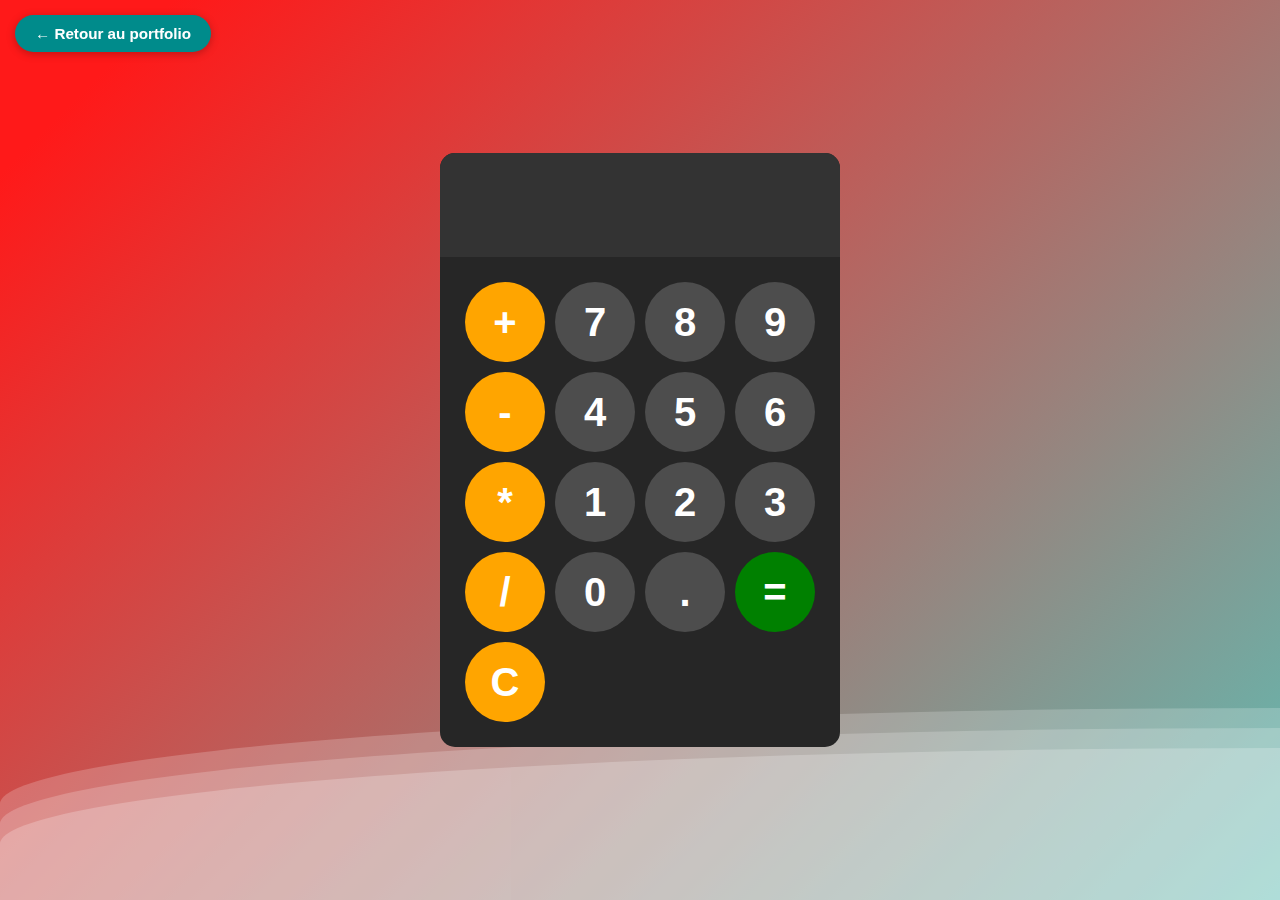
<file: Calculatrice/index.html>
<!DOCTYPE html>
<html lang="en">
<head>
    <meta charset="UTF-8">
    <meta name="viewport" content="width=device-width, initial-scale=1.0">
    <link rel="stylesheet" href="style.css">
    <title>Calculatrice</title>
    <style>
        .btn-retour {
            display: inline-flex;
            align-items: center;
            gap: 8px;
            padding: 10px 20px;
            background: #008b8b;
            color: white;
            text-decoration: none;
            border-radius: 25px;
            font-family: Arial, sans-serif;
            font-size: 0.95rem;
            font-weight: 600;
            transition: background 0.2s;
            position: fixed;
            top: 15px;
            left: 15px;
            z-index: 999;
            box-shadow: 0 2px 8px rgba(0,0,0,0.25);
        }
        .btn-retour:hover { background: #005555; }
    </style>
</head>
<body>
    <a href="https://moad78.github.io/Portfolio_Khennous_Moad/index.html#projets" class="btn-retour">&#8592; Retour au portfolio</a>
    <div id="calculatrice">
        <input id="ecran" readonly>
        <div id="bouton">
            <button onclick="ajouterEcran('+')" class="operation">+</button>
            <button onclick="ajouterEcran('7')">7</button>
            <button onclick="ajouterEcran('8')">8</button>
            <button onclick="ajouterEcran('9')">9</button>
            <button onclick="ajouterEcran('-')" class="operation">-</button>
            <button onclick="ajouterEcran('4')">4</button>
            <button onclick="ajouterEcran('5')">5</button>
            <button onclick="ajouterEcran('6')">6</button>
            <button onclick="ajouterEcran('*')" class="operation">*</button>
            <button onclick="ajouterEcran('1')">1</button>
            <button onclick="ajouterEcran('2')">2</button>
            <button onclick="ajouterEcran('3')">3</button>
            <button onclick="ajouterEcran('/')" class="operation">/</button>
            <button onclick="ajouterEcran('0')">0</button>
            <button onclick="ajouterEcran('.')">.</button>
            <button onclick="calculer()" class="egalite">=</button>
            <button onclick="effacerEcran()" class="operation">C</button>
        </div>
    </div>
    <script src="calcul.js"></script>
    <div>
        <div class="wave"></div>
        <div class="wave"></div>
        <div class="wave"></div>
    </div>
</body>
</html>
</file>
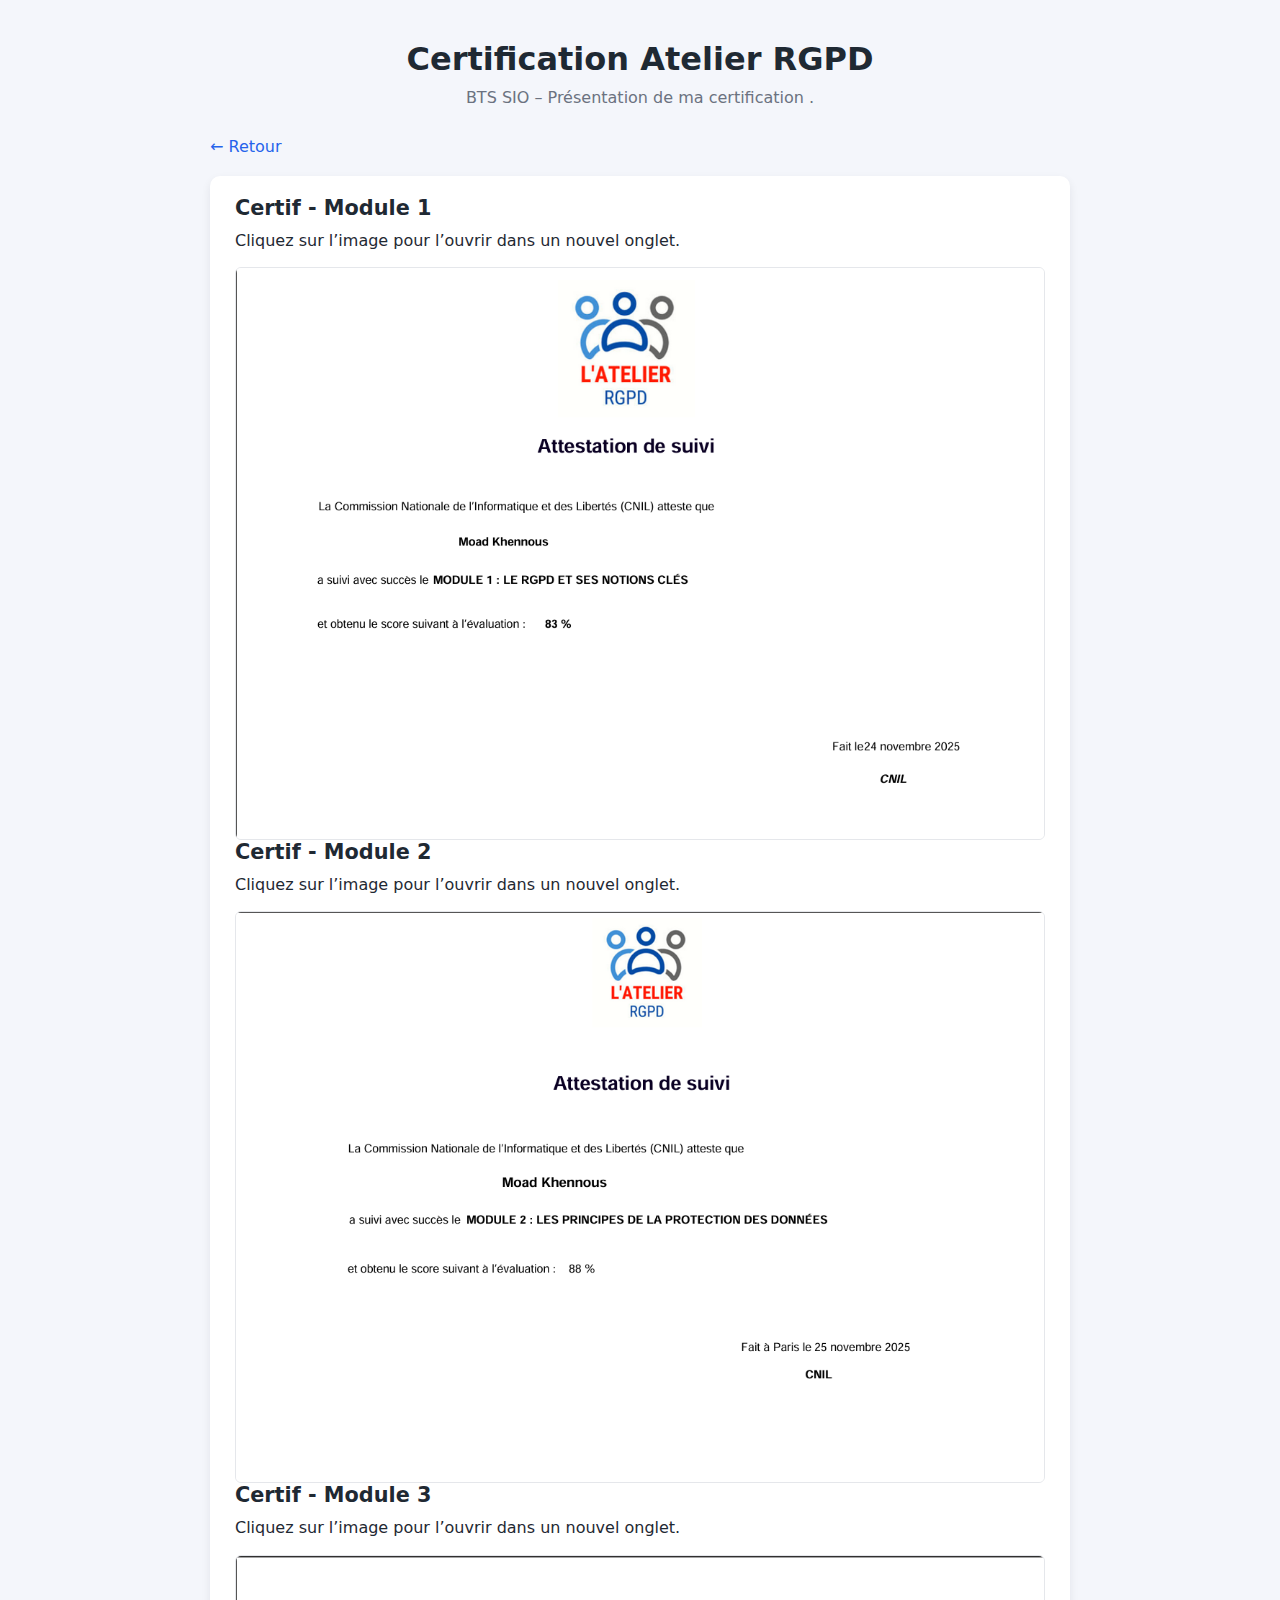
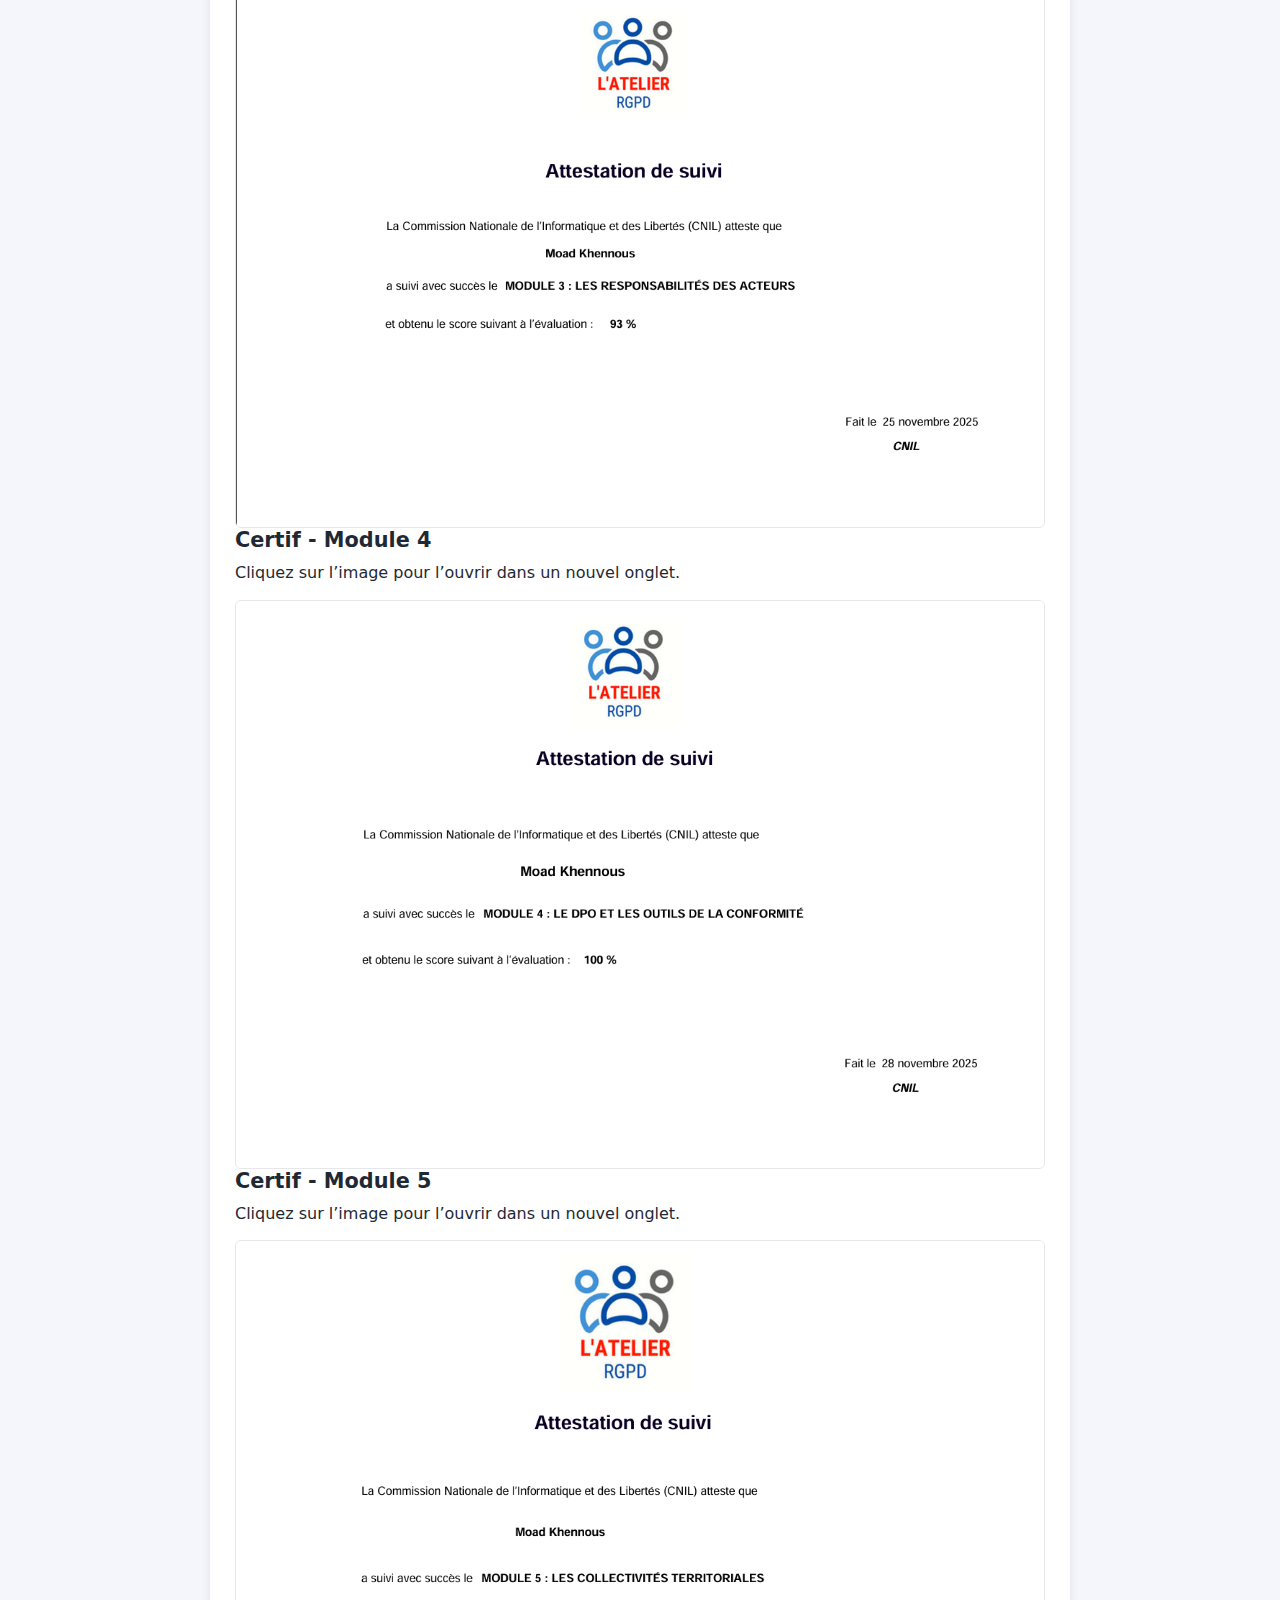
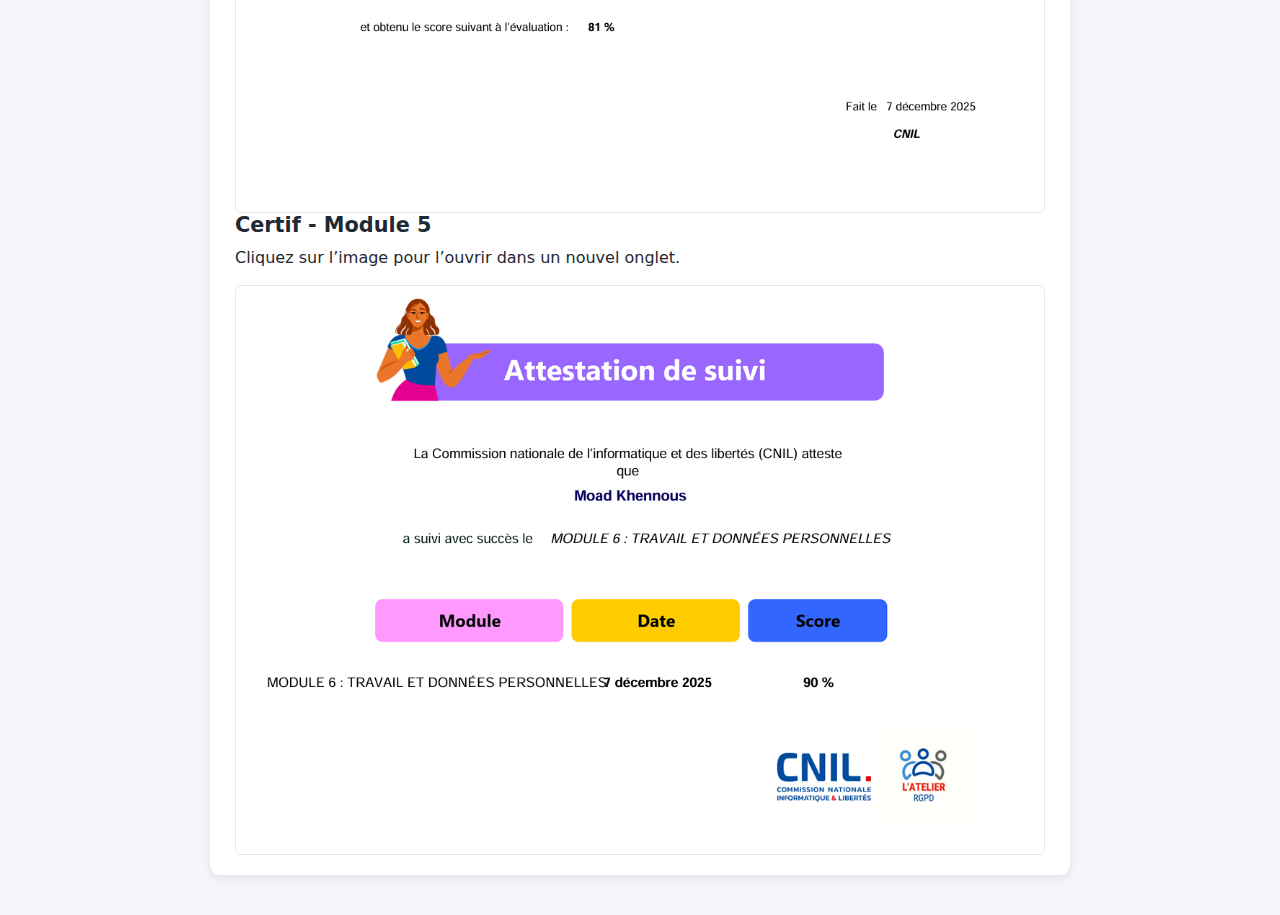
<file: Certfi_Atelier_RGPD/index.html>
<!DOCTYPE html>
<html lang="en">
<head>
    <meta charset="UTF-8">
    <meta name="viewport" content="width=device-width, initial-scale=1.0">
    <link rel="stylesheet" href="style.css">
</head>
    <title>Document</title>
<div>
        <h1>Certification Atelier RGPD</h1>
        <p class="titre">
            BTS SIO – Présentation de ma certification .
        </p>

    
        <a class="lien-retour" href="https://moad78.github.io/Portfolio_Khennous_Moad/#certifications">← Retour</a>

        
        <section class="certif">
            <h2>Certif - Module 1</h2>
            <p>Cliquez sur l’image pour l’ouvrir dans un nouvel onglet.</p>
    
            <a href="Certificat_.pdf" target="_blank"  >
                <img src="m1.png" alt="Certificat EBIOS" class="certificat-img">
            </a>

             <h2>Certif - Module 2</h2>
            <p>Cliquez sur l’image pour l’ouvrir dans un nouvel onglet.</p>
    
            <a href="2.pdf" target="_blank"  >
                <img src="m2.png" alt="Certificat EBIOS" class="certificat-img">
            </a>

             <h2>Certif - Module 3</h2>
            <p>Cliquez sur l’image pour l’ouvrir dans un nouvel onglet.</p>
    
            <a href="3.pdf" target="_blank"  >
                <img src="m3.png" alt="Certificat EBIOS" class="certificat-img">
            </a>

             <h2>Certif - Module 4</h2>
            <p>Cliquez sur l’image pour l’ouvrir dans un nouvel onglet.</p>
    
            <a href="4.pdf" target="_blank"  >
                <img src="m4.png" alt="Certificat EBIOS" class="certificat-img">
            </a>

             <h2>Certif - Module 5</h2>
            <p>Cliquez sur l’image pour l’ouvrir dans un nouvel onglet.</p>
    
        <a href="5.pdf" target="_blank"  >
                <img src="m5.png" alt="Certificat EBIOS" class="certificat-img">
            </a>
            <h2>Certif - Module 5</h2>
            <p>Cliquez sur l’image pour l’ouvrir dans un nouvel onglet.</p>
    
        <a href="Attestation_de_suivi.pdf" target="_blank"  >
                <img src="m6.png" alt="Certificat EBIOS" class="certificat-img">
            </a>
        </section>

    </div>

</body>
</html>
</file>
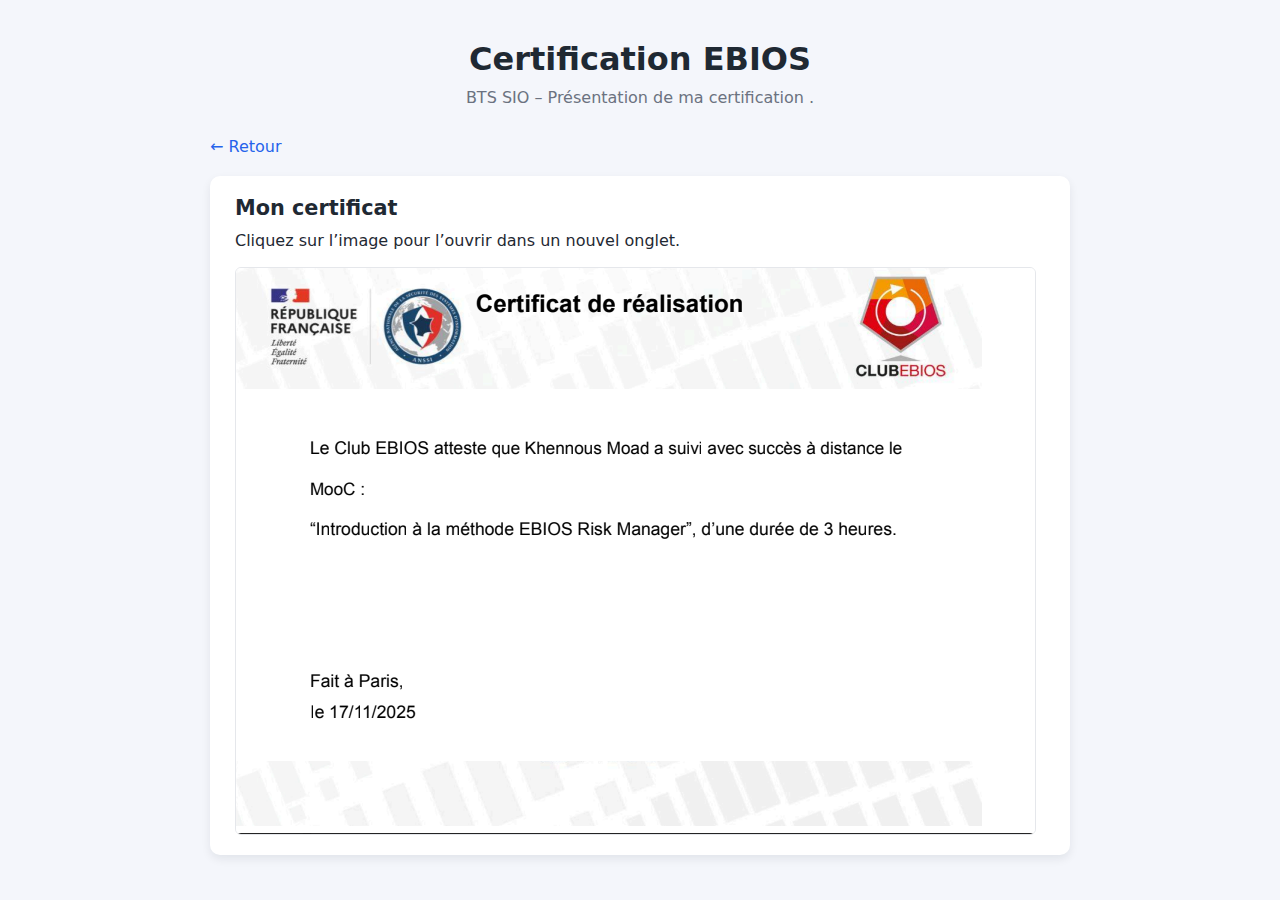
<file: Certif_Ebios/index.html>
<!DOCTYPE html>
<html lang="en">
<head>
    <meta charset="UTF-8">
    <meta name="viewport" content="width=device-width, initial-scale=1.0">
    <link rel="stylesheet" href="style.css">
</head>
    <title>Document</title>
<div>
        <h1>Certification EBIOS</h1>
        <p class="titre">
            BTS SIO – Présentation de ma certification .
        </p>

    
        <a class="lien-retour" href="https://moad78.github.io/Portfolio_Khennous_Moad/#certifications">← Retour</a>

        
        <section class="certif">
            <h2>Mon certificat</h2>
            <p>Cliquez sur l’image pour l’ouvrir dans un nouvel onglet.</p>
    
            <a href="Certif_ebios.pdf" target="_blank"  >
                <img src="screen_ebios.png" alt="Certificat EBIOS" class="certificat-img">
            </a>
        </section>

    </div>

</body>
</html>
</file>
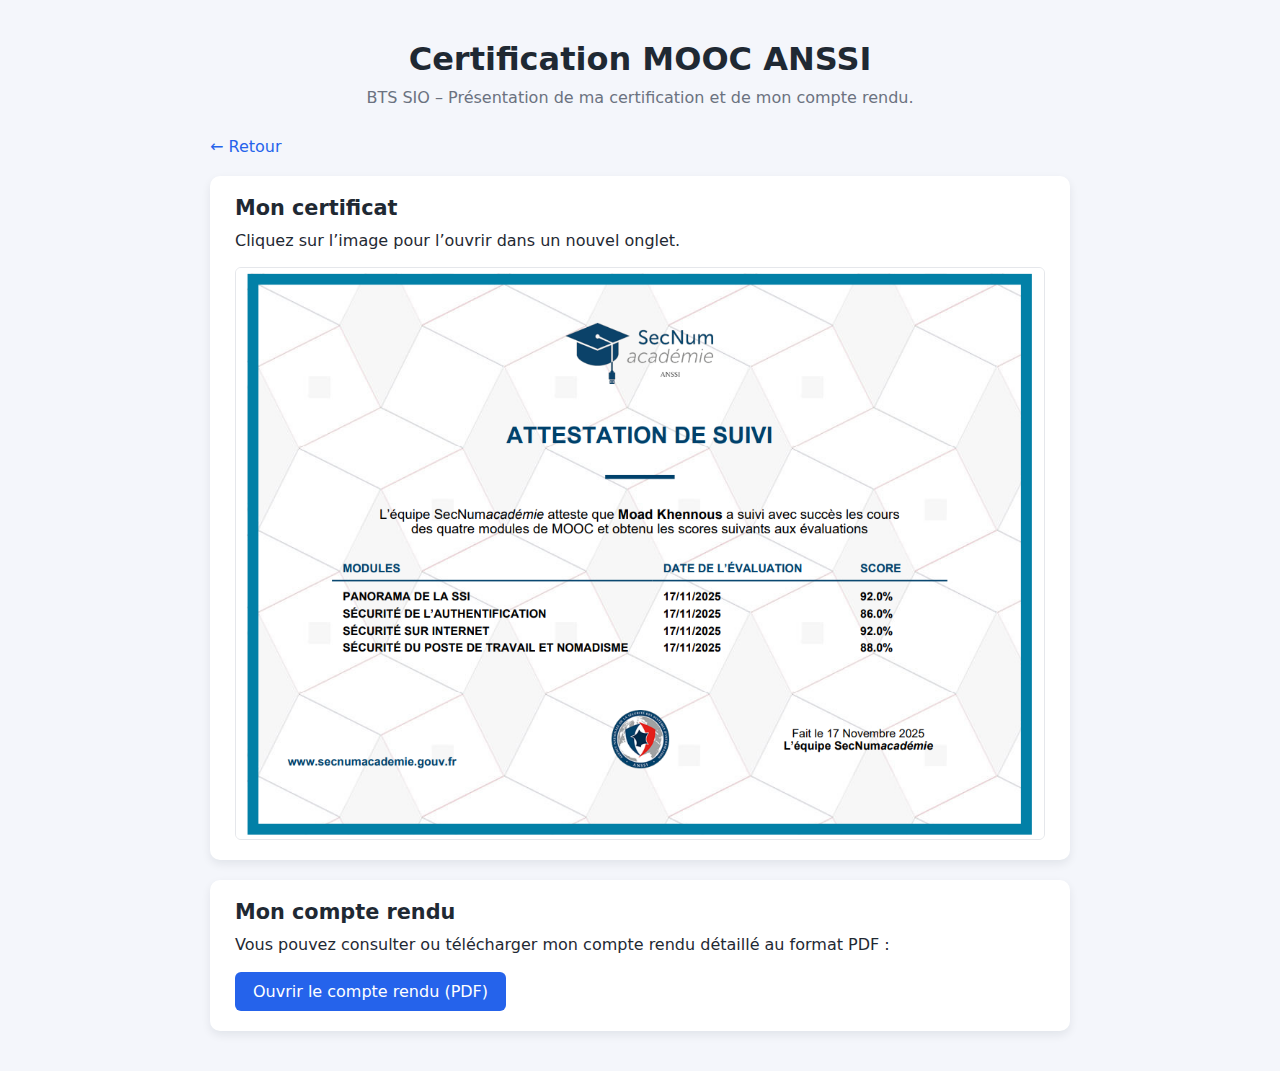
<file: Certif_Mooc_ANSSI/index.html>
<!DOCTYPE html>
<html lang="en">
<head>
    <meta charset="UTF-8">
    <meta name="viewport" content="width=device-width, initial-scale=1.0">
    <link rel="stylesheet" href="style.css">
</head>
    <title>Document</title>
<div>
        <h1>Certification MOOC ANSSI</h1>
        <p class="titre">
            BTS SIO – Présentation de ma certification et de mon compte rendu.
        </p>

    
        <a class="lien-retour" href="https://moad78.github.io/Portfolio_Khennous_Moad/#certifications">← Retour</a>

        
        <section class="certif">
            <h2>Mon certificat</h2>
            <p>Cliquez sur l’image pour l’ouvrir dans un nouvel onglet.</p>

            
            <a href="Certification_MOOC_Khennous_Moad.pdf" target="_blank"  >
                <img src="certif.png.png" alt="Certificat MOOC ANSSI" class="certificat-img">
            </a>
        </section>

        <section class="certif">
            <h2>Mon compte rendu</h2>
            <p>Vous pouvez consulter ou télécharger mon compte rendu détaillé au format PDF :</p>

            <a href="Compte_rendu_mooc.pdf" target="_blank" class="btn">
                Ouvrir le compte rendu (PDF)
            </a>
        </section>
    </div>

</body>
</html>
</file>
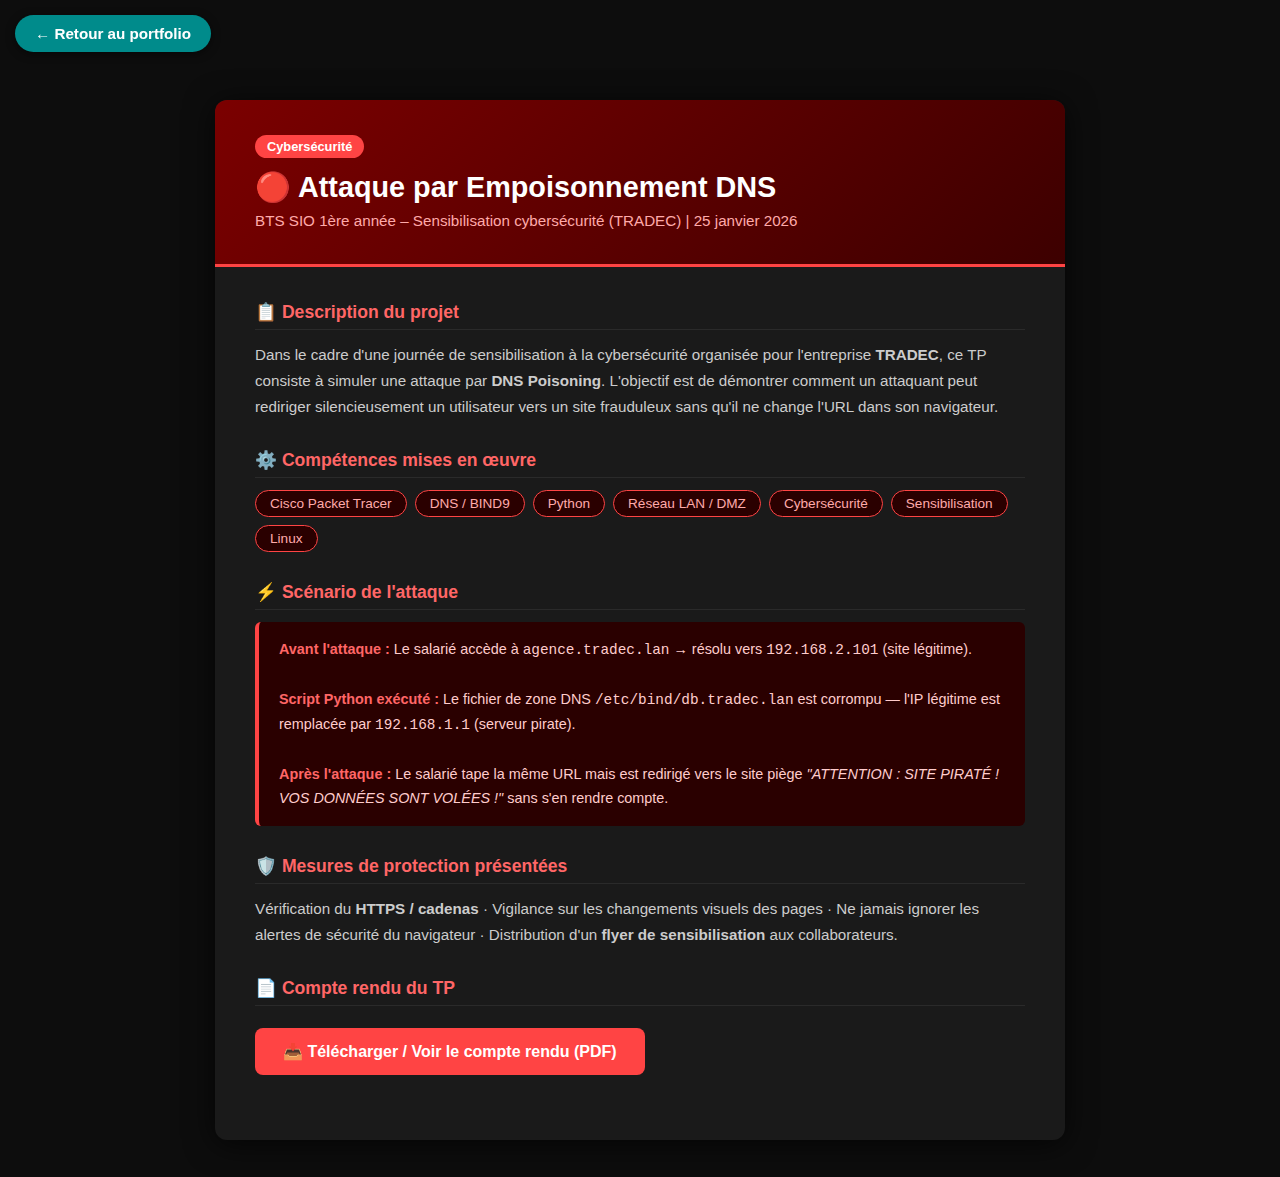
<file: DNS_Poisoning/index.html>
<!DOCTYPE html>
<html lang="fr">
<head>
    <meta charset="UTF-8">
    <meta name="viewport" content="width=device-width, initial-scale=1.0">
    <title>DNS Poisoning – Moad Khennous</title>
    <style>
        * { margin: 0; padding: 0; box-sizing: border-box; }
        body {
            font-family: Arial, sans-serif;
            background: #0d0d0d;
            color: #e0e0e0;
            padding: 40px 20px;
        }
        .btn-retour {
            display: inline-flex;
            align-items: center;
            gap: 8px;
            padding: 10px 20px;
            background: #008b8b;
            color: white;
            text-decoration: none;
            border-radius: 25px;
            font-size: 0.95rem;
            font-weight: 600;
            transition: background 0.2s;
            position: fixed;
            top: 15px;
            left: 15px;
            z-index: 999;
            box-shadow: 0 2px 8px rgba(0,0,0,0.5);
        }
        .btn-retour:hover { background: #005555; }
        .container {
            max-width: 850px;
            margin: 60px auto 0;
            background: #1a1a1a;
            border-radius: 12px;
            overflow: hidden;
            box-shadow: 0 4px 30px rgba(0,0,0,0.7);
        }
        .header {
            background: linear-gradient(135deg, #7b0000, #3d0000);
            padding: 35px 40px;
            border-bottom: 3px solid #ff4444;
        }
        .header h1 { font-size: 1.8rem; color: #fff; margin-bottom: 8px; }
        .header p { color: #ffaaaa; font-size: 0.95rem; }
        .tag {
            display: inline-block;
            background: #ff4444;
            color: #fff;
            padding: 4px 12px;
            border-radius: 20px;
            font-size: 0.8rem;
            font-weight: 700;
            margin-bottom: 12px;
        }
        .content { padding: 35px 40px; }
        .section { margin-bottom: 30px; }
        .section h2 {
            color: #ff6666;
            font-size: 1.1rem;
            margin-bottom: 12px;
            padding-bottom: 6px;
            border-bottom: 1px solid #2a2a2a;
        }
        .section p { line-height: 1.7; color: #ccc; font-size: 0.95rem; }
        .skills {
            display: flex;
            flex-wrap: wrap;
            gap: 8px;
            margin-top: 10px;
        }
        .skill {
            background: #2a0000;
            color: #ffaaaa;
            border: 1px solid #ff4444;
            padding: 5px 14px;
            border-radius: 20px;
            font-size: 0.85rem;
        }
        .alert-box {
            background: #2a0000;
            border-left: 4px solid #ff4444;
            border-radius: 6px;
            padding: 15px 20px;
            margin-top: 10px;
            font-size: 0.9rem;
            color: #ffcccc;
            line-height: 1.7;
        }
        .alert-box strong { color: #ff6666; }
        .btn-pdf {
            display: inline-flex;
            align-items: center;
            gap: 10px;
            padding: 14px 28px;
            background: #ff4444;
            color: #fff;
            text-decoration: none;
            border-radius: 8px;
            font-weight: 700;
            font-size: 1rem;
            transition: background 0.2s;
            margin-top: 10px;
        }
        .btn-pdf:hover { background: #cc0000; }
    </style>
</head>
<body>
    <a href="https://moad78.github.io/Portfolio_Khennous_Moad/index.html#projets" class="btn-retour">&#8592; Retour au portfolio</a>

    <div class="container">
        <div class="header">
            <span class="tag">Cybersécurité</span>
            <h1>🔴 Attaque par Empoisonnement DNS</h1>
            <p>BTS SIO 1ère année – Sensibilisation cybersécurité (TRADEC) | 25 janvier 2026</p>
        </div>
        <div class="content">

            <div class="section">
                <h2>📋 Description du projet</h2>
                <p>Dans le cadre d'une journée de sensibilisation à la cybersécurité organisée pour l'entreprise <strong>TRADEC</strong>, ce TP consiste à simuler une attaque par <strong>DNS Poisoning</strong>. L'objectif est de démontrer comment un attaquant peut rediriger silencieusement un utilisateur vers un site frauduleux sans qu'il ne change l'URL dans son navigateur.</p>
            </div>

            <div class="section">
                <h2>⚙️ Compétences mises en œuvre</h2>
                <div class="skills">
                    <span class="skill">Cisco Packet Tracer</span>
                    <span class="skill">DNS / BIND9</span>
                    <span class="skill">Python</span>
                    <span class="skill">Réseau LAN / DMZ</span>
                    <span class="skill">Cybersécurité</span>
                    <span class="skill">Sensibilisation</span>
                    <span class="skill">Linux</span>
                </div>
            </div>

            <div class="section">
                <h2>⚡ Scénario de l'attaque</h2>
                <div class="alert-box">
                    <strong>Avant l'attaque :</strong> Le salarié accède à <code>agence.tradec.lan</code> → résolu vers <code>192.168.2.101</code> (site légitime).<br><br>
                    <strong>Script Python exécuté :</strong> Le fichier de zone DNS <code>/etc/bind/db.tradec.lan</code> est corrompu — l'IP légitime est remplacée par <code>192.168.1.1</code> (serveur pirate).<br><br>
                    <strong>Après l'attaque :</strong> Le salarié tape la même URL mais est redirigé vers le site piège <em>"ATTENTION : SITE PIRATÉ ! VOS DONNÉES SONT VOLÉES !"</em> sans s'en rendre compte.
                </div>
            </div>

            <div class="section">
                <h2>🛡️ Mesures de protection présentées</h2>
                <p>Vérification du <strong>HTTPS / cadenas</strong> · Vigilance sur les changements visuels des pages · Ne jamais ignorer les alertes de sécurité du navigateur · Distribution d'un <strong>flyer de sensibilisation</strong> aux collaborateurs.</p>
            </div>

            <div class="section">
                <h2>📄 Compte rendu du TP</h2>
                <a href="Compte_Rendu_TP_Sensibilisation_DNS_Poisonning_khennous_moad__1_.pdf" target="_blank" class="btn-pdf">
                    📥 Télécharger / Voir le compte rendu (PDF)
                </a>
            </div>

        </div>
    </div>
</body>
</html>
</file>
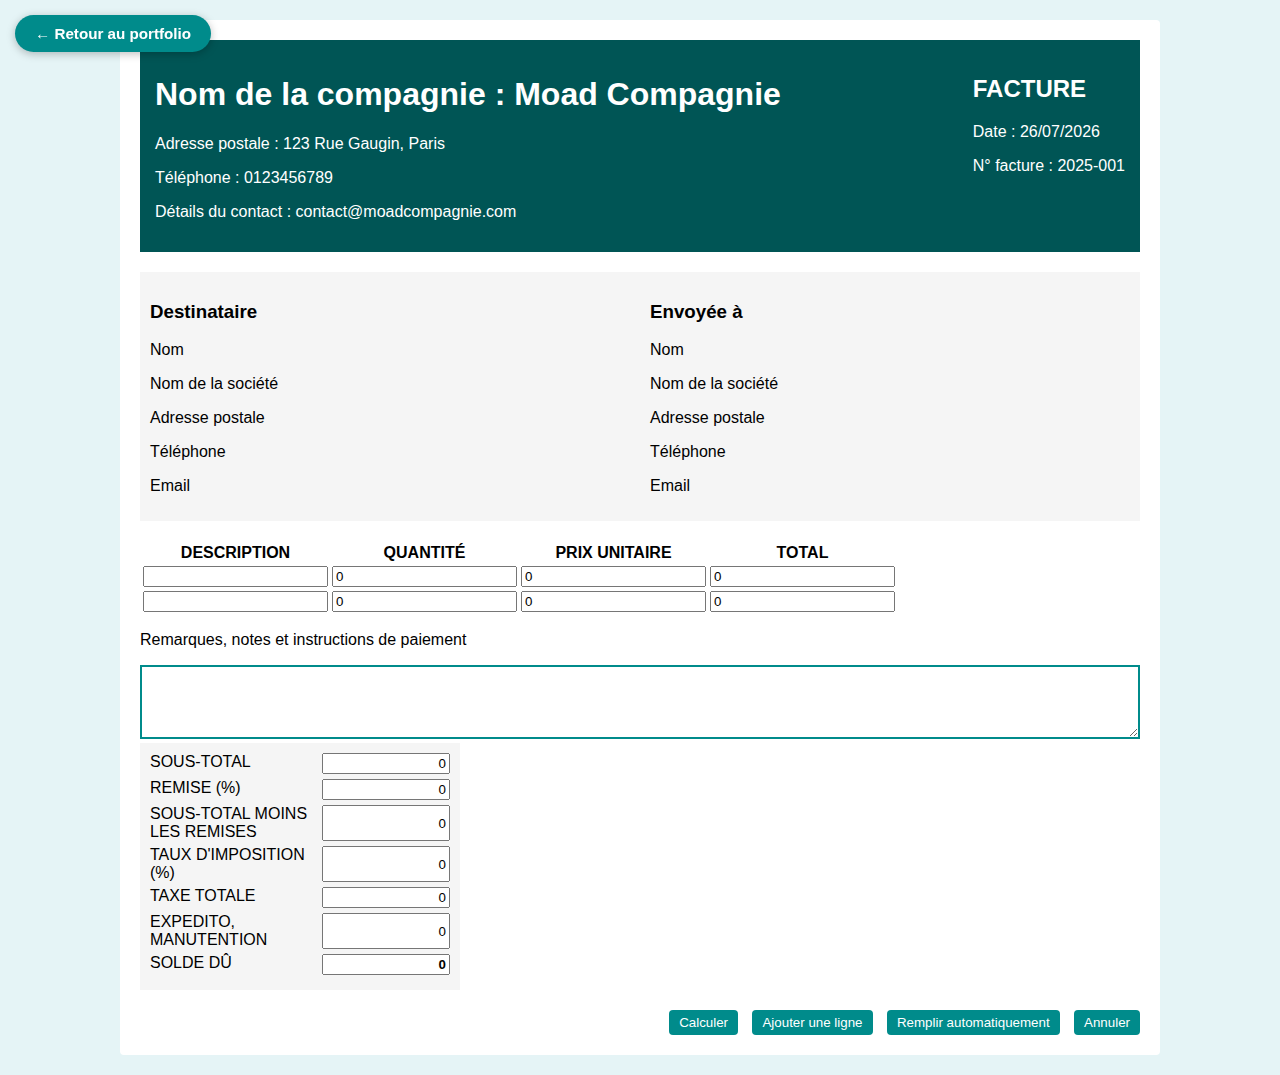
<file: Facturation/index.html>
<!----- Khennous Moad 1SIOB- Mission 11 ----->
<!DOCTYPE html>
<html lang="fr">
<head>
    <meta charset="UTF-8">
    <title>Module de facturation</title>
    <link rel="stylesheet" href="style.css">
    <script src="script.js" defer></script>
    <style>
        .btn-retour {
            display: inline-flex;
            align-items: center;
            gap: 8px;
            padding: 10px 20px;
            background: #008b8b;
            color: white;
            text-decoration: none;
            border-radius: 25px;
            font-family: Arial, sans-serif;
            font-size: 0.95rem;
            font-weight: 600;
            transition: background 0.2s;
            position: fixed;
            top: 15px;
            left: 15px;
            z-index: 999;
            box-shadow: 0 2px 8px rgba(0,0,0,0.25);
        }
        .btn-retour:hover { background: #005555; }
    </style>
</head>
<body>
    <a href="https://moad78.github.io/Portfolio_Khennous_Moad/index.html#projets" class="btn-retour">&#8592; Retour au portfolio</a>

<div class="facture">

    <section class="facture-entete">
        <div class="compagnie-info">
            <h1>Nom de la compagnie : Moad Compagnie</h1>
            <p>Adresse postale : 123 Rue Gaugin, Paris</p>
            <p>Téléphone : 0123456789</p>
            <p>Détails du contact : contact@moadcompagnie.com</p>
        </div>
        <div class="facture-info">
            <h2>FACTURE</h2>
            <p>Date : <span id="dateFacture"></span></p>
            <p>N° facture : 2025-001</p>
        </div>
    </section>

    <section class="infos-clients">
        <div class="bloc">
            <h3>Destinataire</h3>
            <p>Nom</p><p>Nom de la société</p><p>Adresse postale</p><p>Téléphone</p><p>Email</p>
        </div>
        <div class="bloc">
            <h3>Envoyée à</h3>
            <p>Nom</p><p>Nom de la société</p><p>Adresse postale</p><p>Téléphone</p><p>Email</p>
        </div>
    </section>

    <table id="table_colonnes">
        <thead>
        <tr>
            <th>DESCRIPTION</th><th>QUANTITÉ</th><th>PRIX UNITAIRE</th><th>TOTAL</th>
        </tr>
        </thead>
        <tbody>
        <tr class="row" id="modeleLigne">
            <td><input type="text" class="input desc" value=""></td>
            <td><input type="text" class="input qte" value="0"></td>
            <td><input type="text" class="input prix" value="0"></td>
            <td><input type="text" class="input totalLigne" value="0" readonly></td>
        </tr>
        <tr class="row lastrow" id="lastLigne">
            <td><input type="text" class="input desc" value=""></td>
            <td><input type="text" class="input qte" value="0"></td>
            <td><input type="text" class="input prix" value="0"></td>
            <td><input type="text" class="input totalLigne" value="0" readonly></td>
        </tr>
        </tbody>
    </table>

    <div class="remarques">
        <p>Remarques, notes et instructions de paiement</p>
        <textarea rows="4" cols="40"></textarea>
    </div>

    <div class="bloc-totaux">
        <div class="ligne-total"><label for="sousTotal">SOUS-TOTAL</label><input type="text" id="sousTotal" value="0" readonly></div>
        <div class="ligne-total"><label for="remise">REMISE (%)</label><input type="text" id="remise" value="0"></div>
        <div class="ligne-total"><label for="sousTotalRemise">SOUS-TOTAL MOINS LES REMISES</label><input type="text" id="sousTotalRemise" value="0" readonly></div>
        <div class="ligne-total"><label for="tauxImposition">TAUX D'IMPOSITION (%)</label><input type="text" id="tauxImposition" value="0"></div>
        <div class="ligne-total"><label for="taxeTotale">TAXE TOTALE</label><input type="text" id="taxeTotale" value="0" readonly></div>
        <div class="ligne-total"><label for="fraisExpedition">EXPEDITO, MANUTENTION</label><input type="text" id="fraisExpedition" value="0"></div>
        <div class="ligne-total solde"><label for="solde">SOLDE DÛ</label><input type="text" id="solde" value="0" readonly></div>
    </div>

    <footer class="actions">
        <button type="button" onclick="calculate()">Calculer</button>
        <button type="button" onclick="ajouterLigne()">Ajouter une ligne</button>
        <button type="button" onclick="remplir()">Remplir automatiquement</button>
        <button type="reset" onclick="location.reload()">Annuler</button>
    </footer>
</div>
</body>
</html>
</file>
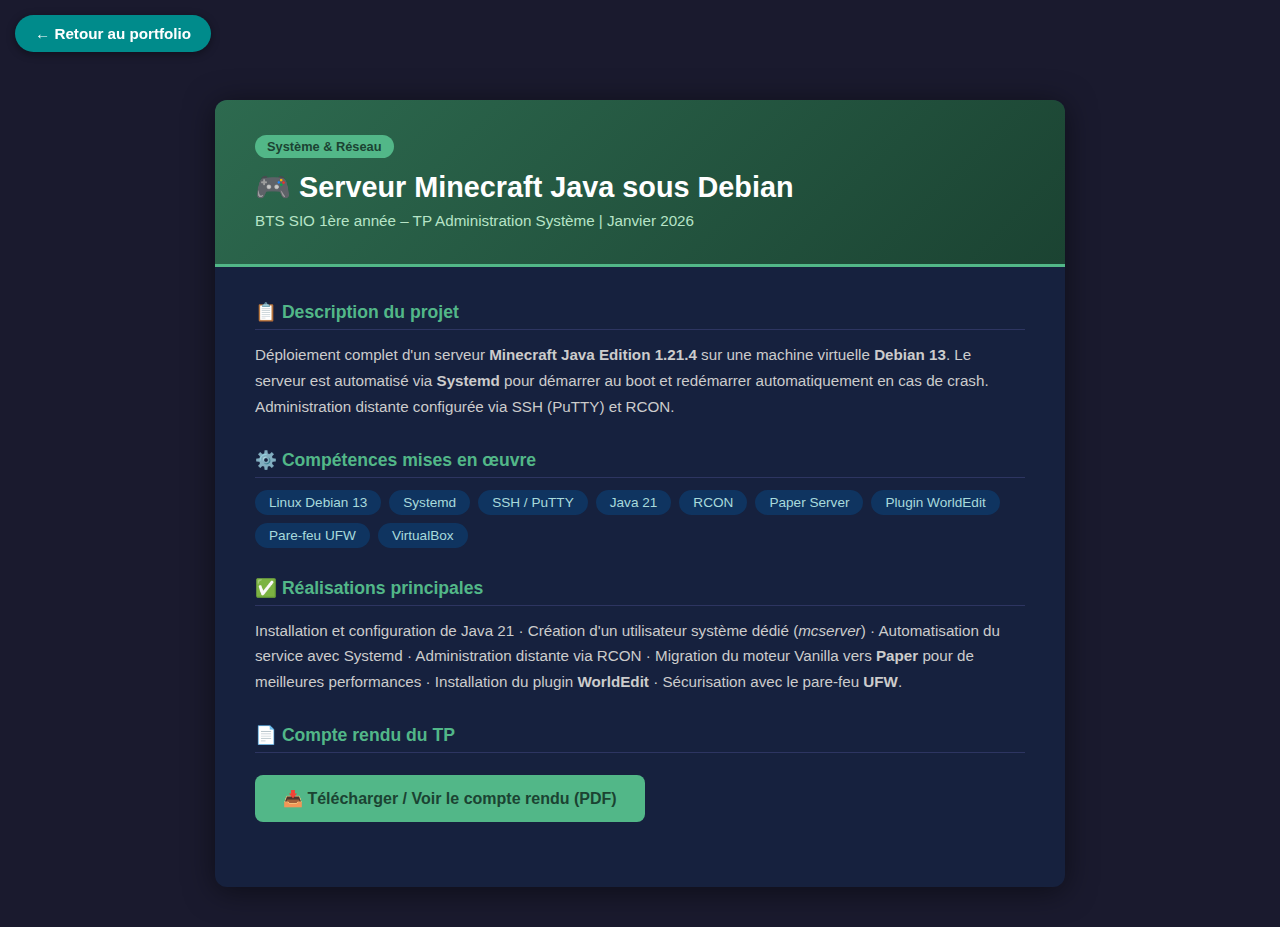
<file: Minecraft/index.html>
<!DOCTYPE html>
<html lang="fr">
<head>
    <meta charset="UTF-8">
    <meta name="viewport" content="width=device-width, initial-scale=1.0">
    <title>Serveur Minecraft – Moad Khennous</title>
    <style>
        * { margin: 0; padding: 0; box-sizing: border-box; }
        body {
            font-family: Arial, sans-serif;
            background: #1a1a2e;
            color: #e0e0e0;
            padding: 40px 20px;
        }
        .btn-retour {
            display: inline-flex;
            align-items: center;
            gap: 8px;
            padding: 10px 20px;
            background: #008b8b;
            color: white;
            text-decoration: none;
            border-radius: 25px;
            font-size: 0.95rem;
            font-weight: 600;
            transition: background 0.2s;
            position: fixed;
            top: 15px;
            left: 15px;
            z-index: 999;
            box-shadow: 0 2px 8px rgba(0,0,0,0.4);
        }
        .btn-retour:hover { background: #005555; }
        .container {
            max-width: 850px;
            margin: 60px auto 0;
            background: #16213e;
            border-radius: 12px;
            overflow: hidden;
            box-shadow: 0 4px 30px rgba(0,0,0,0.5);
        }
        .header {
            background: linear-gradient(135deg, #2d6a4f, #1b4332);
            padding: 35px 40px;
            border-bottom: 3px solid #52b788;
        }
        .header h1 { font-size: 1.8rem; color: #fff; margin-bottom: 8px; }
        .header p { color: #b7e4c7; font-size: 0.95rem; }
        .tag {
            display: inline-block;
            background: #52b788;
            color: #1b4332;
            padding: 4px 12px;
            border-radius: 20px;
            font-size: 0.8rem;
            font-weight: 700;
            margin-bottom: 12px;
        }
        .content { padding: 35px 40px; }
        .section { margin-bottom: 30px; }
        .section h2 {
            color: #52b788;
            font-size: 1.1rem;
            margin-bottom: 12px;
            padding-bottom: 6px;
            border-bottom: 1px solid #2d3561;
        }
        .section p { line-height: 1.7; color: #ccc; font-size: 0.95rem; }
        .skills {
            display: flex;
            flex-wrap: wrap;
            gap: 8px;
            margin-top: 10px;
        }
        .skill {
            background: #0f3460;
            color: #a8dadc;
            padding: 5px 14px;
            border-radius: 20px;
            font-size: 0.85rem;
        }
        .btn-pdf {
            display: inline-flex;
            align-items: center;
            gap: 10px;
            padding: 14px 28px;
            background: #52b788;
            color: #1b4332;
            text-decoration: none;
            border-radius: 8px;
            font-weight: 700;
            font-size: 1rem;
            transition: background 0.2s;
            margin-top: 10px;
        }
        .btn-pdf:hover { background: #74c69d; }
    </style>
</head>
<body>
    <a href="https://moad78.github.io/Portfolio_Khennous_Moad/#projets" class="btn-retour">&#8592; Retour au portfolio</a>

    <div class="container">
        <div class="header">
            <span class="tag">Système & Réseau</span>
            <h1>🎮 Serveur Minecraft Java sous Debian</h1>
            <p>BTS SIO 1ère année – TP Administration Système | Janvier 2026</p>
        </div>
        <div class="content">

            <div class="section">
                <h2>📋 Description du projet</h2>
                <p>Déploiement complet d'un serveur <strong>Minecraft Java Edition 1.21.4</strong> sur une machine virtuelle <strong>Debian 13</strong>. Le serveur est automatisé via <strong>Systemd</strong> pour démarrer au boot et redémarrer automatiquement en cas de crash. Administration distante configurée via SSH (PuTTY) et RCON.</p>
            </div>

            <div class="section">
                <h2>⚙️ Compétences mises en œuvre</h2>
                <div class="skills">
                    <span class="skill">Linux Debian 13</span>
                    <span class="skill">Systemd</span>
                    <span class="skill">SSH / PuTTY</span>
                    <span class="skill">Java 21</span>
                    <span class="skill">RCON</span>
                    <span class="skill">Paper Server</span>
                    <span class="skill">Plugin WorldEdit</span>
                    <span class="skill">Pare-feu UFW</span>
                    <span class="skill">VirtualBox</span>
                </div>
            </div>

            <div class="section">
                <h2>✅ Réalisations principales</h2>
                <p>
                    Installation et configuration de Java 21 · Création d'un utilisateur système dédié (<em>mcserver</em>) · Automatisation du service avec Systemd · Administration distante via RCON · Migration du moteur Vanilla vers <strong>Paper</strong> pour de meilleures performances · Installation du plugin <strong>WorldEdit</strong> · Sécurisation avec le pare-feu <strong>UFW</strong>.
                </p>
            </div>

            <div class="section">
                <h2>📄 Compte rendu du TP</h2>
                <a href="Compte_Rendu_Tp_Minecraft_Khennous_Moad_1SIOB.pdf" target="_blank" class="btn-pdf">
                    📥 Télécharger / Voir le compte rendu (PDF)
                </a>
            </div>

        </div>
    </div>
</body>
</html>
</file>
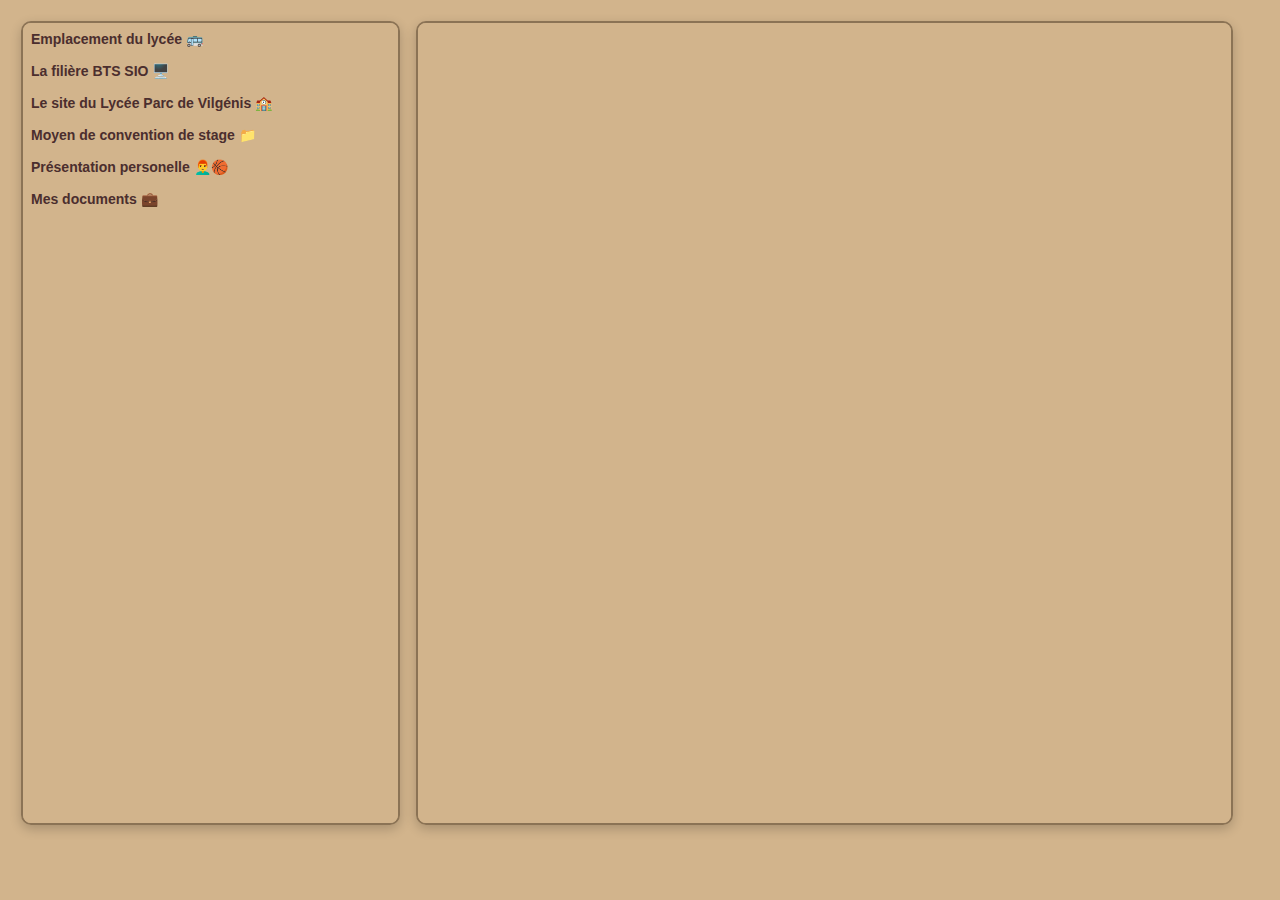
<file: Mission2_s1/index.html>
<!DOCTYPE html>
<html lang="en">
<head>
    <meta charset="UTF-8">
    <meta name="viewport" content="width=device-width, initial-scale=1.0">
    <title>Document</title>
    <link rel="stylesheet" href="style.css">
</head>
<body bgcolor="Tan">
    <iframe src="premier_cadre.html" name="c1" height="800" width="30%"></iframe>
    <iframe src="deuxieme_cadre.html" name="c2" height="800" width="65%"></iframe>

</body>
</html>
</file>
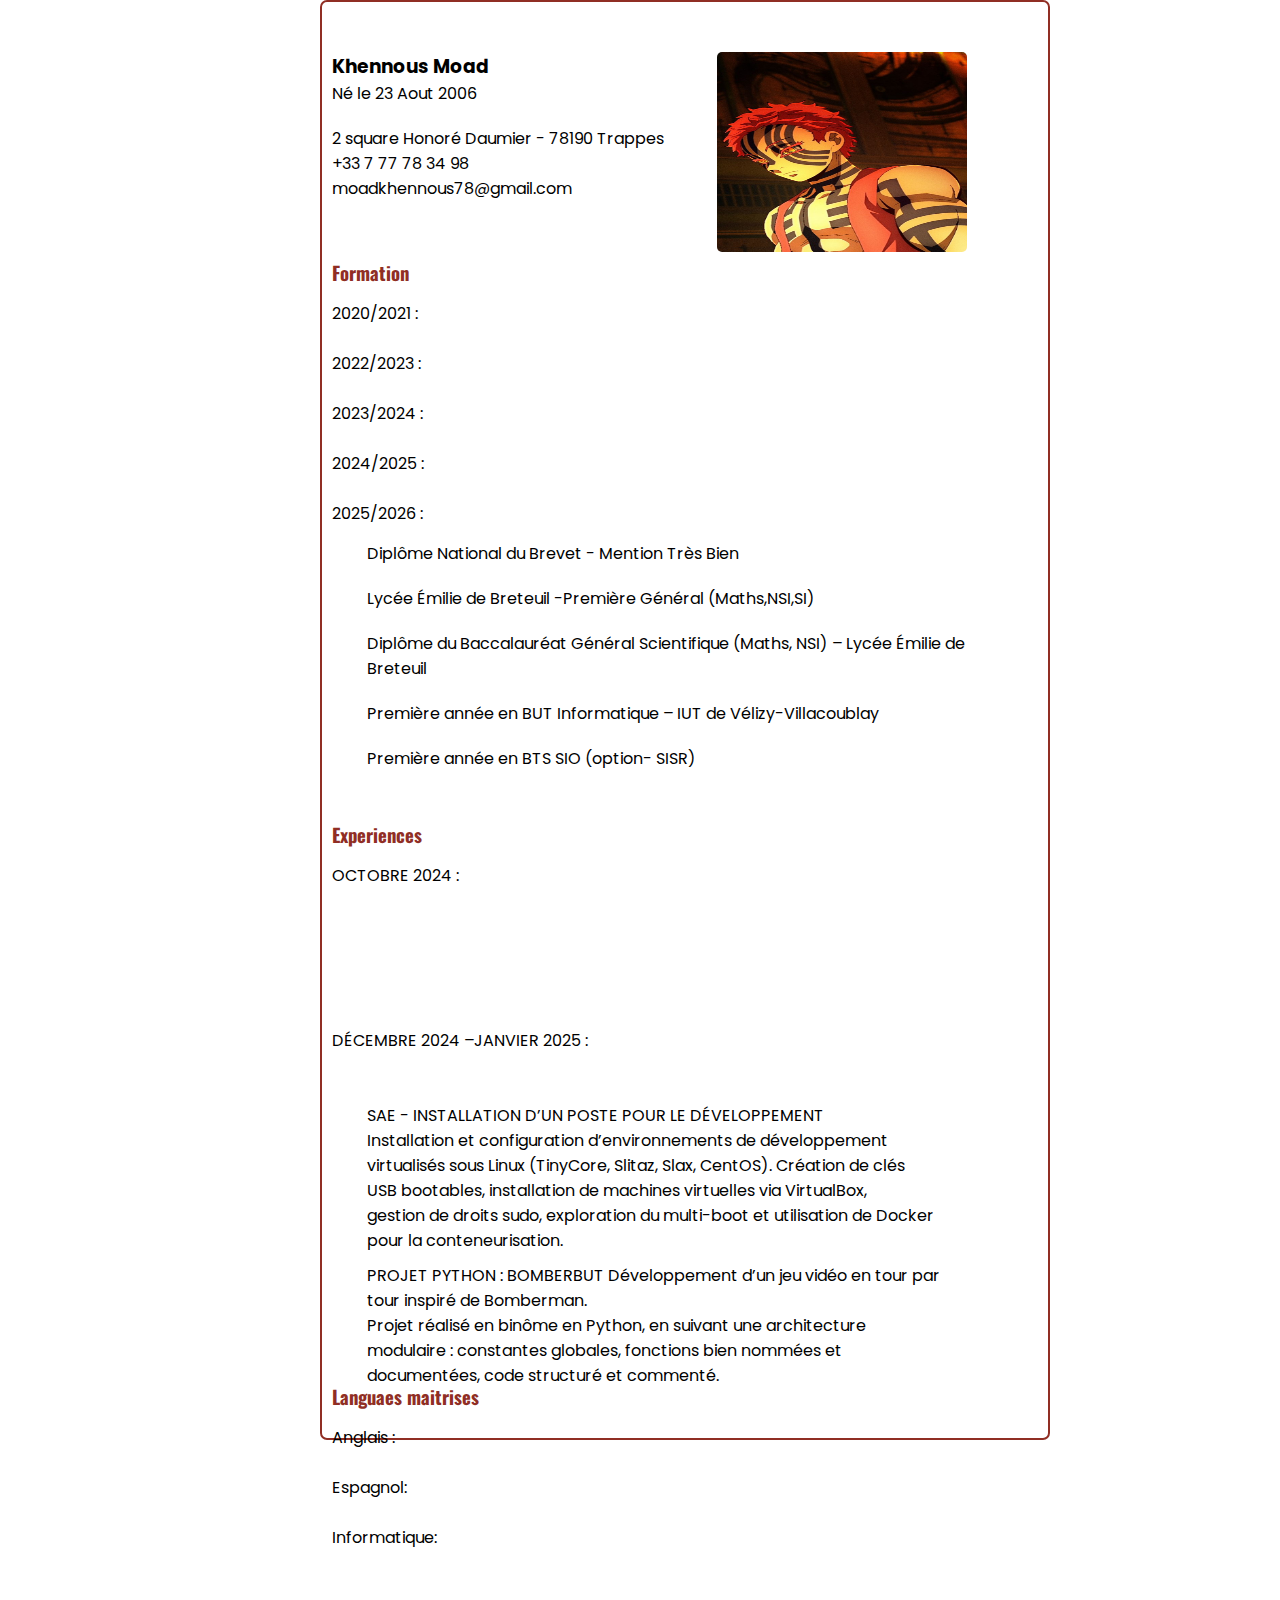
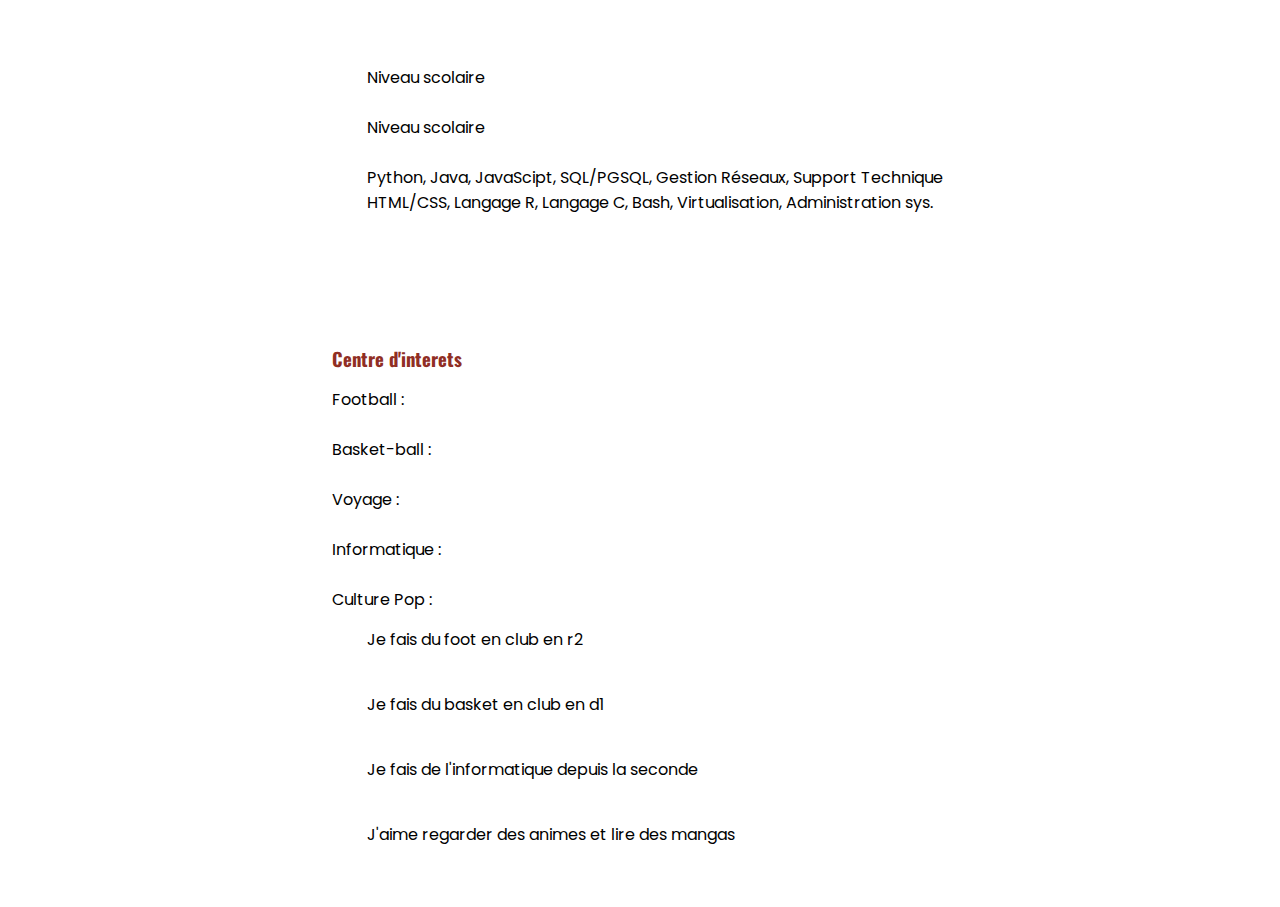
<file: Mission5_s1/index.html>
<!DOCTYPE html>
<html lang="en">
<head>
    <meta charset="UTF-8">
    <meta name="viewport" content="width=device-width, initial-scale=1.0">
    <title>Document</title>
    <link rel="stylesheet" href="styles.css">
</head>
<body>

    <section class="back">
    <div class="tete">
        <div class="info">
            <h3>Khennous Moad</h3>
            <p> Né le 23 Aout 2006</p>
            <p id="adresse"> 2 square Honoré Daumier - 78190 Trappes </br>
                +33 7 77 78 34 98 </br>
                moadkhennous78@gmail.com</p>
        </div>
        <div class="photo">
            <img src="akaza.jpeg" alt="akaza" >
        </div>
    </div>

    <section class="block1">
        <h3> Formation</h3>
        <div class="block2">
            <div class="annee"></div>
            <ul>
                <li>2020/2021 :</li>
                <li>2022/2023 :</li>
                <li>2023/2024 :</li>
                <li>2024/2025 :</li>
                <li>2025/2026 :</li>
            </ul>
        </div>
        <div class="block3">
            <div class="diplome">
                <p >Diplôme National du Brevet - Mention Très Bien </p>
                <p >Lycée Émilie de Breteuil -Première Général (Maths,NSI,SI) </p>
                <p ></p>Diplôme du Baccalauréat Général Scientifique (Maths, NSI) –
                    Lycée Émilie de Breteuil</p>
                <p >Première année en BUT Informatique – IUT de Vélizy-Villacoublay</p>
                <p >Première année en BTS SIO (option- SISR)</p>
            </div>
        </div>
    </section>

    <section class="block1">
        <h3> Experiences</h3>
        <div class="block2">
            <div class="date">
            <ul>
                <li>OCTOBRE 2024 :</li>
                <li>DÉCEMBRE 2024 –JANVIER 2025 :</li>
            </ul>
        </div>
        </div>
        <div class="block3">
                <div class="exp">
                <p >SAE - INSTALLATION D’UN POSTE POUR LE DÉVELOPPEMENT</br>
                    Installation et configuration d’environnements de développement</br>
                    virtualisés sous Linux (TinyCore, Slitaz, Slax, CentOS). Création de clés</br>
                    USB bootables, installation de machines virtuelles via VirtualBox,</br>
                    gestion de droits sudo, exploration du multi-boot et utilisation de Docker</br>
                    pour la conteneurisation.
                </p>
                <p >PROJET PYTHON : BOMBERBUT
                    Développement d’un jeu vidéo en tour par tour inspiré de Bomberman.</br>
                    Projet réalisé en binôme en Python, en suivant une architecture </br>
                    modulaire : constantes globales, fonctions bien nommées et </br>
                    documentées, code structuré et commenté.
                </p>
                </div>
        </div>
    </section>

    <section class="block1">
        <h3> Languaes maitrises</h3>
        <div class="block2">
            <ul>
                <li>Anglais :</li>
                <li>Espagnol:</li>
                <li>Informatique:</li>
            </ul>
        </div>
        <div class="block3">
            <p > Niveau scolaire</p></br>
            <p >Niveau scolaire</p></br>
            <p >Python, Java, JavaScipt, SQL/PGSQL, Gestion Réseaux, Support Technique </br>
                HTML/CSS, Langage R, Langage C, Bash, Virtualisation, Administration sys.
            </p> 
        </div>
    </section>

    <section class="block1">
        <h3> Centre d'interets</h3>
        <div class="block2">
            <ul>
                <li>Football : </li>
                <li> Basket-ball : </li>
                <li> Voyage : </li>
                <li> Informatique : </li>
                <li>  Culture Pop :</li>
            </ul>

        </div>
        <div class="block3">
            <div class="loisirs">
            <p > Je fais du foot en club en r2</p></br>
            <p> Je fais du basket en club en d1</p></br>
            <p > Je fais de l'informatique depuis la seconde</p></br>
            <p > J'aime regarder des animes et lire des mangas</p>
        </div>
       
        </div>
    </section>
</section>
    
</body>
</html>
</file>
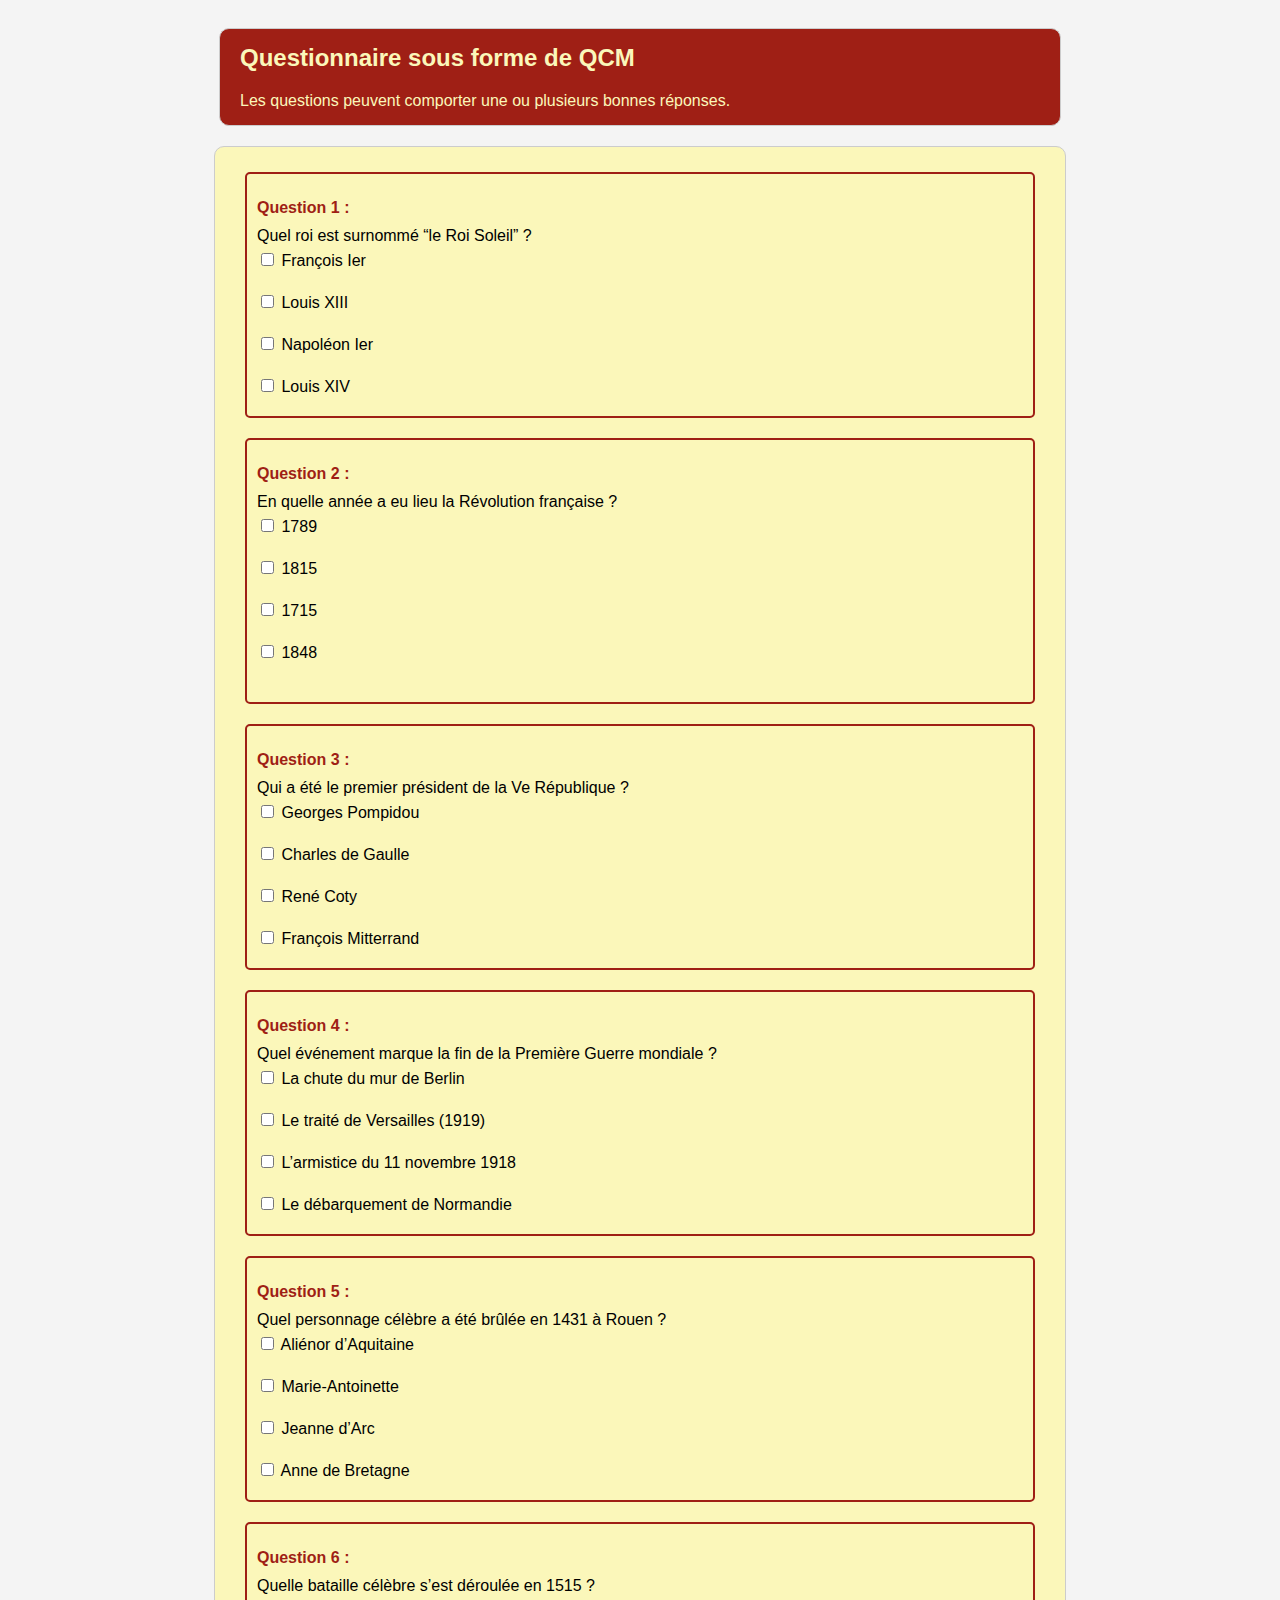
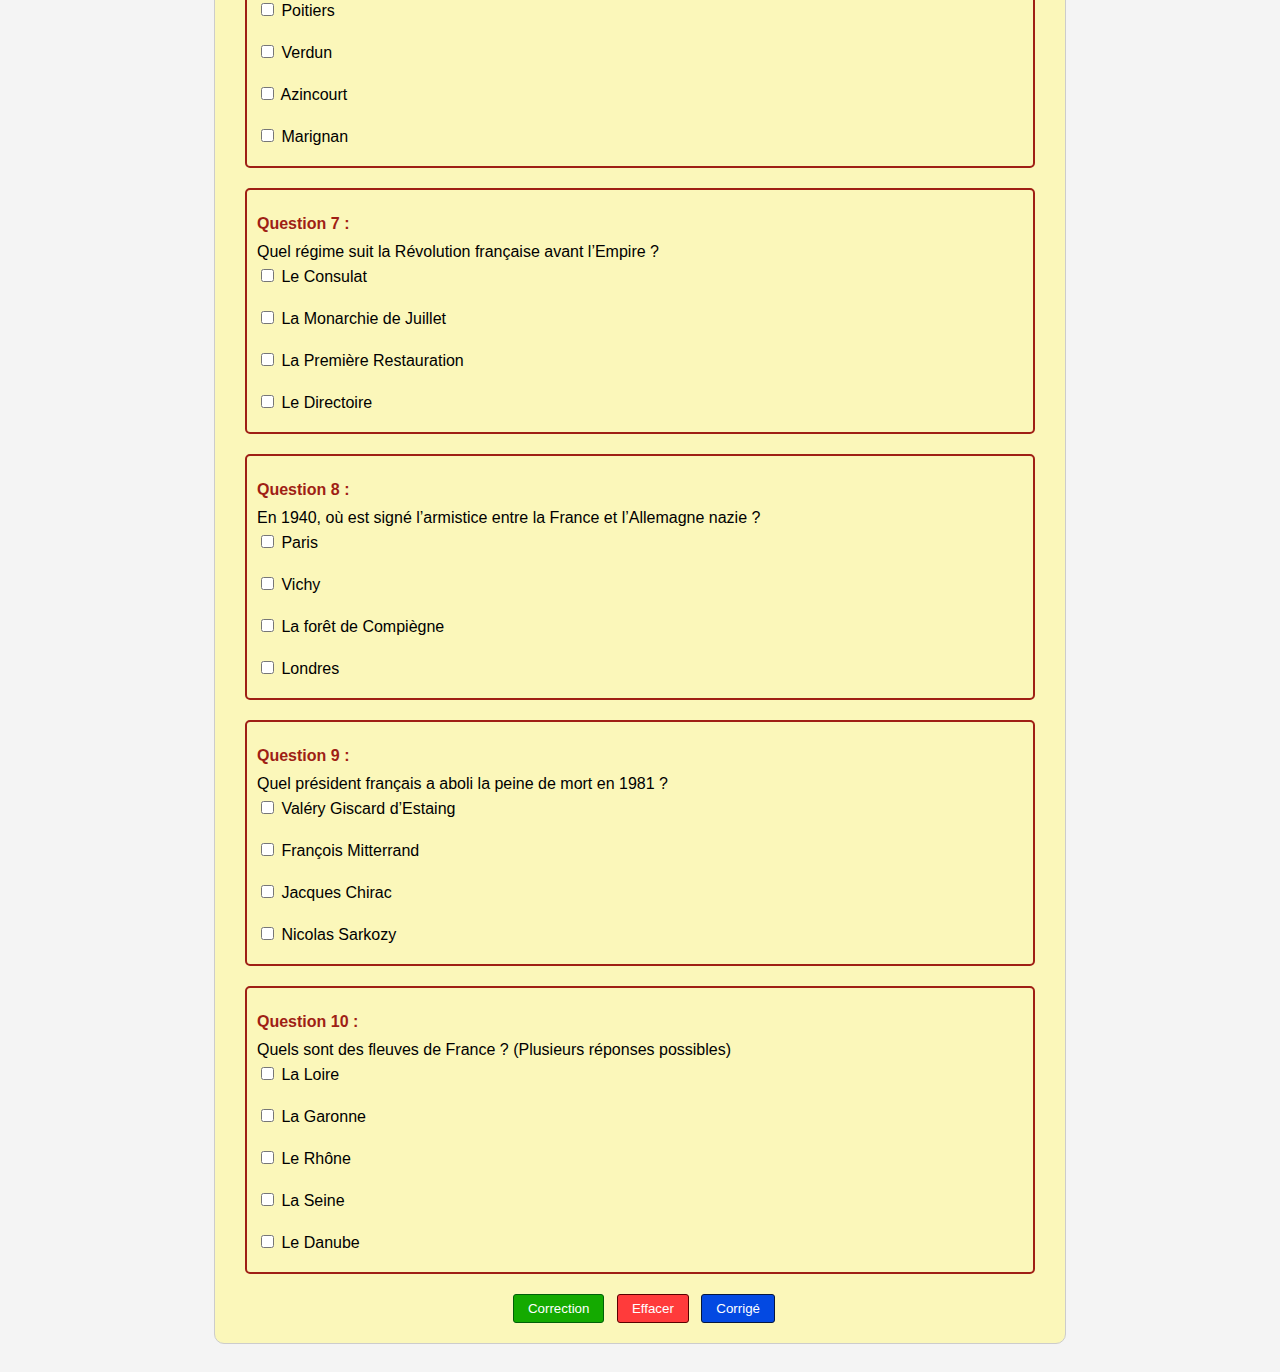
<file: Mission7_s1/index.html>
<!--Khennous Moad 1SIO-B-->
<!DOCTYPE html>
<html lang="en">
<head>
    <meta charset="UTF-8">
    <meta name="viewport" content="width=device-width, initial-scale=1.0">
    <title>Formulaire - Quiz</title>
    <link rel="stylesheet" href="style.css">
</head>
<body>
    <section class="intro">
        <h2>Questionnaire sous forme de QCM</h2>
         <p>Les questions peuvent comporter une ou plusieurs bonnes réponses.</p>
    </section>

    <form class="qcm">
        <div class="question">
            <h4>Question 1 :</h4>
            <p>Quel roi est surnommé “le Roi Soleil” ?</p>
            <div class="reponses">
                <label><input type="checkbox" id="q1_r1"> François Ier</label></br>
                <label><input type="checkbox" id="q1_r2"> Louis XIII</label></br>
                <label><input type="checkbox" id="q1_r3"> Napoléon Ier</label></br>
                <label><input type="checkbox" id="q1_r4"> Louis XIV</label> <!---- correct -->
            </div>
        </div>
        <div class="question">
            <h4>Question 2 :</h4>
            <p>En quelle année a eu lieu la Révolution française ?</p>
            <div class="reponses">
                <label><input type="checkbox"  id="q2_r1"> 1789</label></br> <!---- correct -->
                <label><input type="checkbox"  id="q2_r2"> 1815</label></br>
                <label><input type="checkbox"  id="q2_r3"> 1715</label></br>
                <label><input type="checkbox"  id="q2_r4"> 1848</label></br>
            </div>
        </div>
        <div class="question">
            <h4>Question 3 :</h4>
            <p>Qui a été le premier président de la Ve République ?</p>
            <div class="reponses">
                <label><input type="checkbox" id="q3_r1"> Georges Pompidou</label> </br>
                <label><input type="checkbox" id="q3_r2"> Charles de Gaulle</label></br> <!---- correct -->
                <label><input type="checkbox" id="q3_r3"> René Coty</label></br>
                <label><input type="checkbox" id="q3_r4"> François Mitterrand</label>
            </div>
        </div>
        <div class="question">
            <h4>Question 4 :</h4>
            <p>Quel événement marque la fin de la Première Guerre mondiale ?</p>
            <div class="reponses">
                <label><input type="checkbox" id="q4_r1"> La chute du mur de Berlin</label></br>
                <label><input type="checkbox" id="q4_r2"> Le traité de Versailles (1919)</label></br>
                <label><input type="checkbox" id="q4_r3"> L’armistice du 11 novembre 1918</label></br><!---- correct -->
                <label><input type="checkbox" id="q4_r4"> Le débarquement de Normandie</label>
            </div>
        </div>
        <div class="question">
            <h4>Question 5 :</h4>
            <p>Quel personnage célèbre a été brûlée en 1431 à Rouen ?</p>
            <div class="reponses">
                <label><input type="checkbox" id="q5_r1"> Aliénor d’Aquitaine</label></br>
                <label><input type="checkbox" id="q5_r2"> Marie-Antoinette</label></br>
                <label><input type="checkbox" id="q5_r3"> Jeanne d’Arc</label></br> <!---- correct -->
                <label><input type="checkbox" id="q5_r4"> Anne de Bretagne</label>
            </div>
        </div>
        <div class="question">
            <h4>Question 6 :</h4>
            <p>Quelle bataille célèbre s’est déroulée en 1515 ?</p>
            <div class="reponses">
                <label><input type="checkbox"  id="q6_r1"> Poitiers</label></br>
                <label><input type="checkbox"  id="q6_r2"> Verdun</label></br>
                <label><input type="checkbox"  id="q6_r3"> Azincourt</label></br>
                <label><input type="checkbox"  id="q6_r4"> Marignan</label><!---- correct -->
            </div>
        </div>
        <div class="question">
            <h4>Question 7 :</h4>
            <p>Quel régime suit la Révolution française avant l’Empire ?</p>
            <div class="reponses">
                <label><input type="checkbox"  id="q7_r1"> Le Consulat</label> </br> <!---- correct -->
                <label><input type="checkbox"  id="q7_r2"> La Monarchie de Juillet</label></br>
                <label><input type="checkbox"  id="q7_r3"> La Première Restauration</label></br>
                <label><input type="checkbox"  id="q7_r4"> Le Directoire</label>
            </div>
        </div>
        <div class="question">
            <h4>Question 8 :</h4>
            <p>En 1940, où est signé l’armistice entre la France et l’Allemagne nazie ?</p>
            <div class="reponses">
                <label><input type="checkbox" id="q8_r1"> Paris</label></br>
                <label><input type="checkbox" id="q8_r2"> Vichy</label></br>
                <label><input type="checkbox" id="q8_r3"> La forêt de Compiègne</label></br> <!---- correct -->
                <label><input type="checkbox" id="q8_r4"> Londres</label>
            </div>
        </div>
        <div class="question">
            <h4>Question 9 :</h4>
            <p>Quel président français a aboli la peine de mort en 1981 ?</p>
            <div class="reponses">
                <label><input type="checkbox" id="q9_r1"> Valéry Giscard d’Estaing</label></br>
                <label><input type="checkbox" id="q9_r2"> François Mitterrand</label>     </br> <!---- correct -->
                <label><input type="checkbox" id="q9_r3"> Jacques Chirac</label></br>
                <label><input type="checkbox" id="q9_r4"> Nicolas Sarkozy</label>
            </div>
        </div>
        <div class="question">
            <h4>Question 10 :</h4>
            <p>Quels sont des fleuves de France ? (Plusieurs réponses possibles)</p>
            <div class="reponses">
                <label><input type="checkbox" id="q10_r1" > La Loire</label></br> <!---- correct -->
                <label><input type="checkbox" id="q10_r2" > La Garonne </label></br><!---- correct -->
                <label><input type="checkbox" id="q10_r3"> Le Rhône</label></br><!---- correct -->
                <label><input type="checkbox" id="q10_r4" > La Seine</label></br><!---- correct -->
                <label><input type="checkbox" id="q10_r5" > Le Danube</label>
            </div>
        </div>
            <div class="zone-boutons">
                <button type="button" onclick="testqcm()" id="btn-correct">Correction</button>

                <button type="reset" onclick="btn_efface()" id="btn-efface">Effacer</button>

                <button type="button" onclick="btn_corrige()" id="btn-corrige">Corrigé</button>
            </div>
    </form>
    <script src="ap.js"></script>
</body>
</html>
</file>
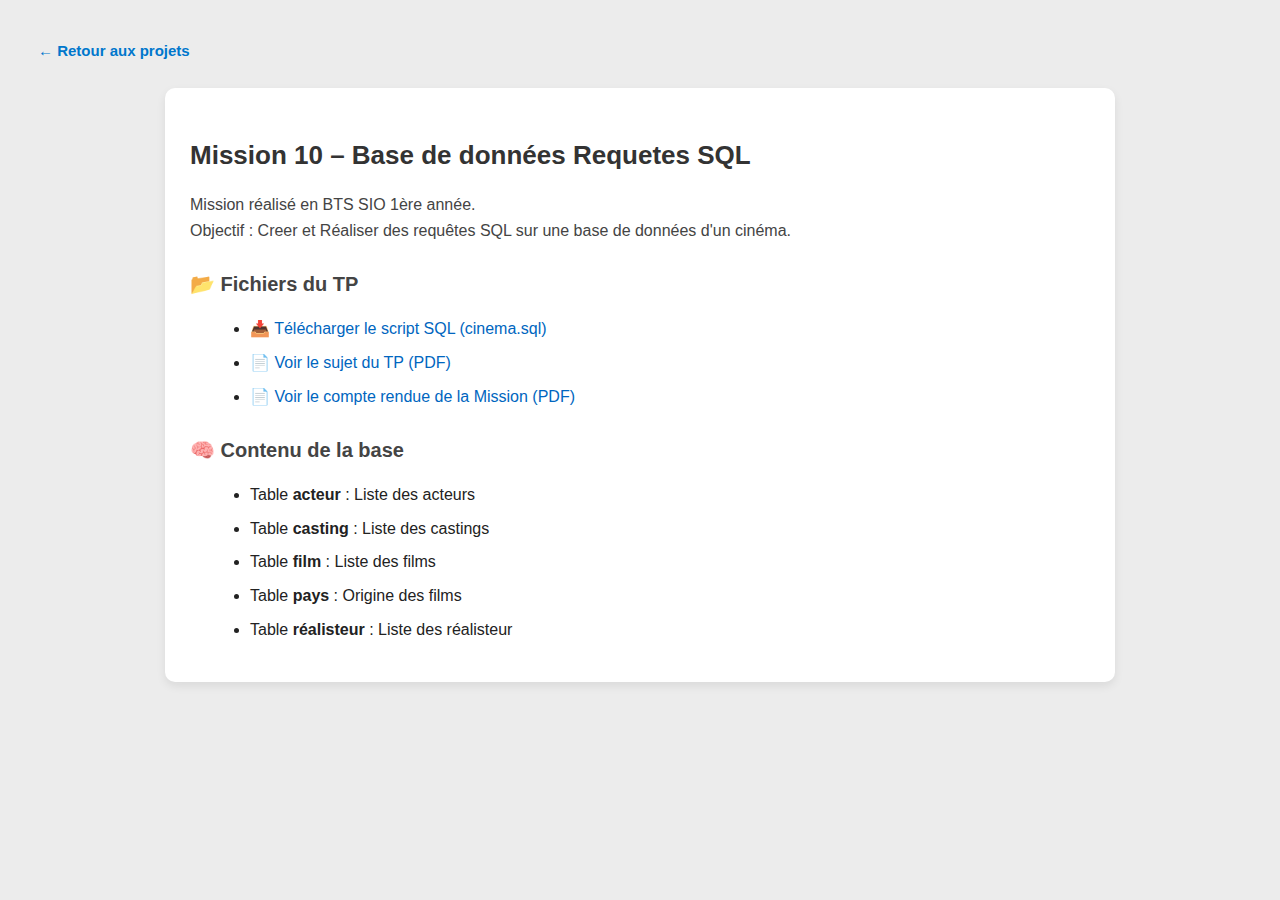
<file: Mission8_s1/index.html>
<!DOCTYPE html>
<html lang="en">
<head>
    <meta charset="UTF-8">
    <meta name="viewport" content="width=device-width, initial-scale=1.0">
    <title>Document</title>
    <link rel="stylesheet" href="style.css">
</head>
<body>
      <a href="../index.html">← Retour aux projets</a>
    <section class="section">
      <h2>Mission 10 – Base de données Requetes SQL</h2>
      <p>
        Mission réalisé en BTS SIO 1ère année.<br>
        Objectif : Creer et Réaliser des requêtes SQL sur une base de données d'un cinéma.
      </p>

      <h3>📂 Fichiers du TP</h3>
      <ul>
        <li>
          <a href="cinema.sql" download>📥 Télécharger le script SQL (cinema.sql)</a>
        </li>
        <li>
          <a href="Mission_10.docx.pdf" target="_blank">📄 Voir le sujet du TP (PDF)</a>
        </li>
        <li>
            <a href="MISSION_10_renude.pdf" target="_blank">📄 Voir le compte rendue de la Mission (PDF)</a>
          </li>
      </ul>

      <h3>🧠 Contenu de la base</h3>
      <ul>
        <li>Table <strong>acteur</strong> : Liste des acteurs</li>
        <li>Table <strong>casting</strong> : Liste des castings</li>
        <li>Table <strong>film</strong> : Liste des films</li>
        <li>Table <strong>pays</strong> : Origine des films</li>
        <li>Table <strong>réalisteur</strong> : Liste des réalisteur</li>
      </ul>

    </section>

</body>

</html>
</file>
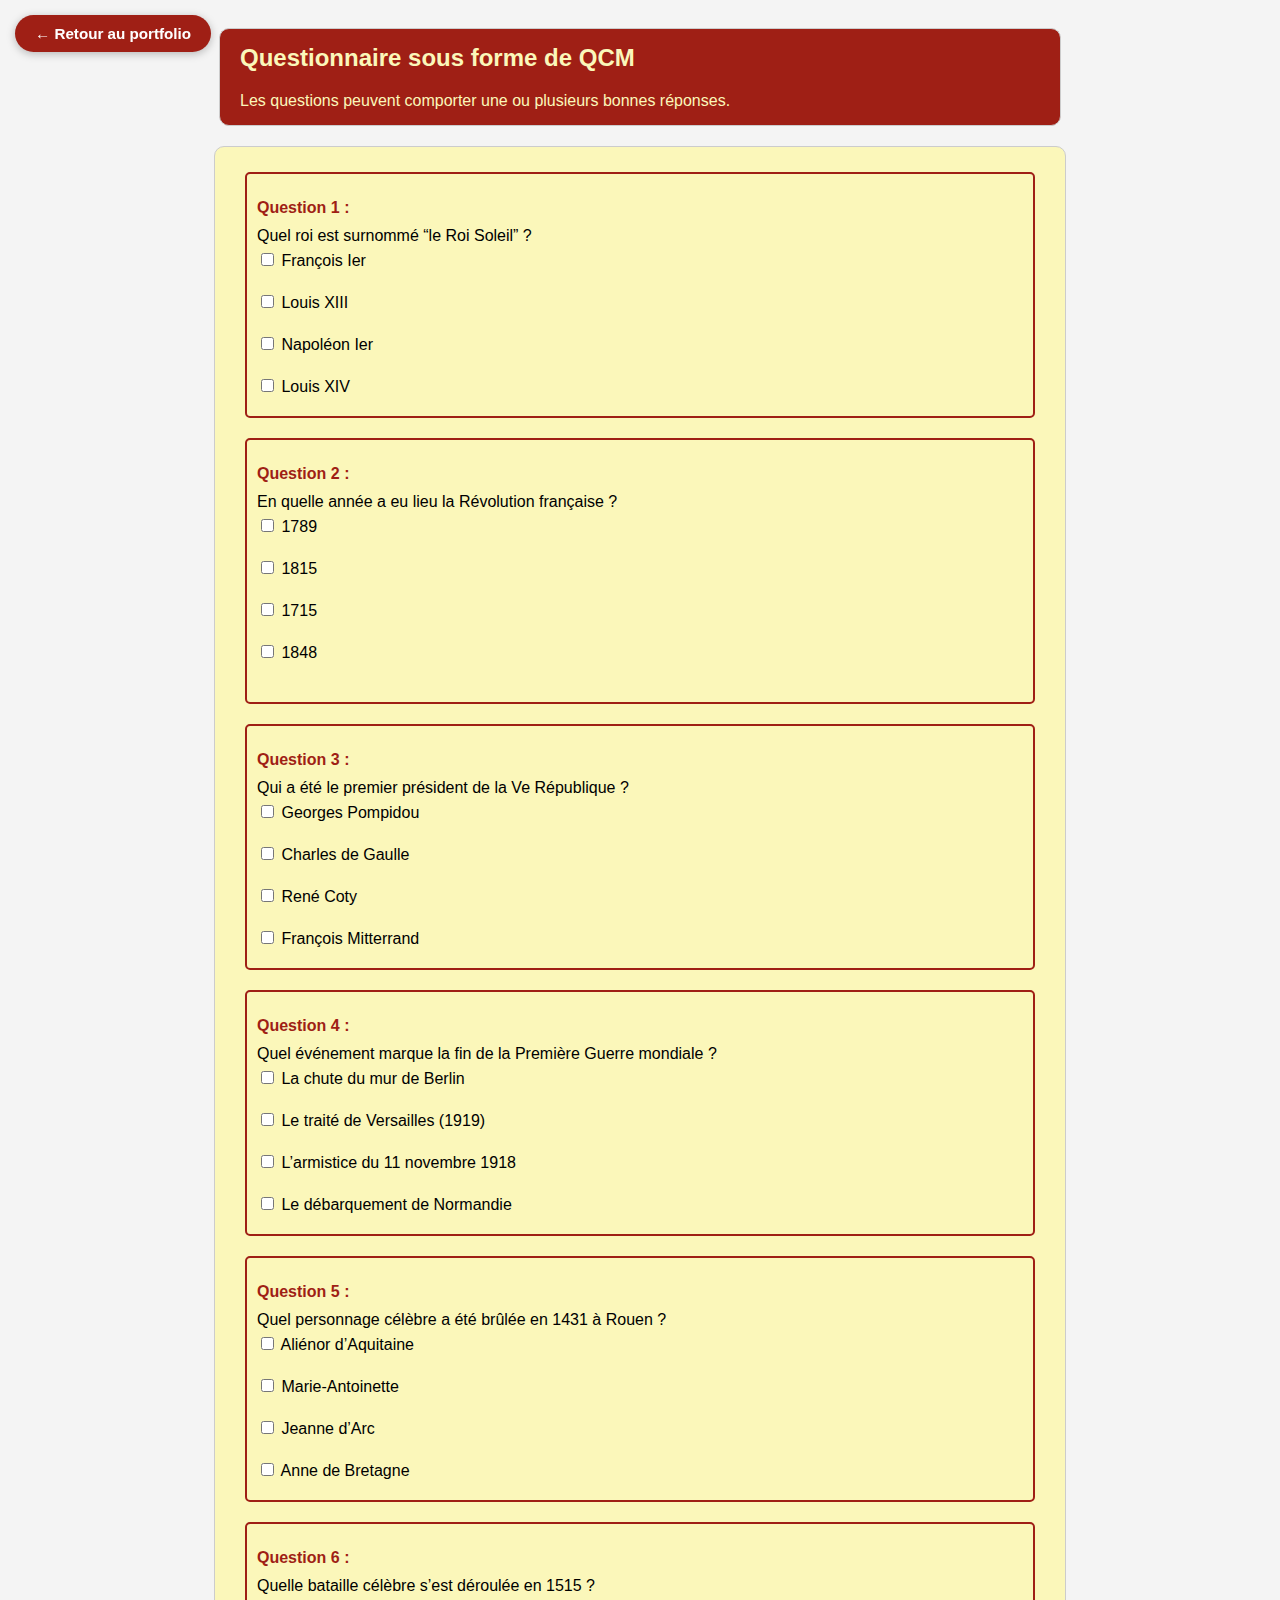
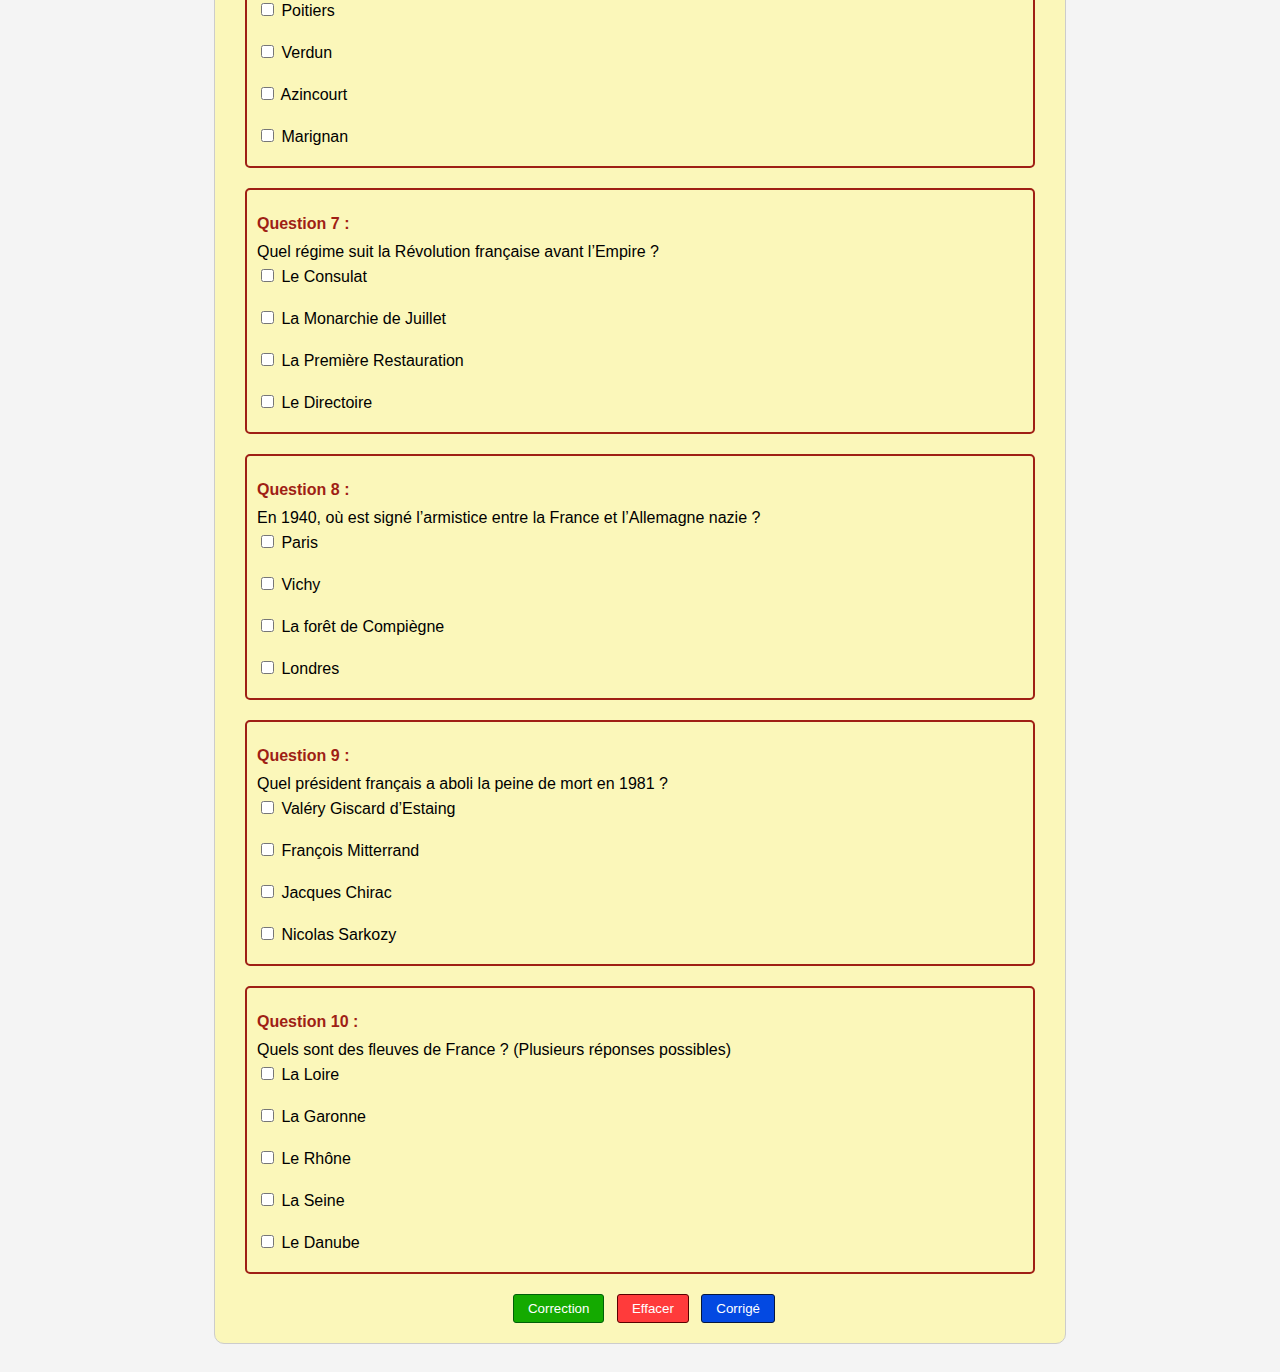
<file: QCM/index.html>
<!--Khennous Moad 1SIO-B-->
<!DOCTYPE html>
<html lang="en">
<head>
    <meta charset="UTF-8">
    <meta name="viewport" content="width=device-width, initial-scale=1.0">
    <title>Formulaire - Quiz</title>
    <link rel="stylesheet" href="style.css">
    <style>
        .btn-retour {
            display: inline-flex;
            align-items: center;
            gap: 8px;
            padding: 10px 20px;
            background: #9f1f15;
            color: white;
            text-decoration: none;
            border-radius: 25px;
            font-family: Arial, sans-serif;
            font-size: 0.95rem;
            font-weight: 600;
            transition: background 0.2s;
            position: fixed;
            top: 15px;
            left: 15px;
            z-index: 999;
            box-shadow: 0 2px 8px rgba(0,0,0,0.25);
        }
        .btn-retour:hover { background: #6b1410; }
    </style>
</head>
<body>
    <a href="https://moad78.github.io/Portfolio_Khennous_Moad/index.html#projets" class="btn-retour">&#8592; Retour au portfolio</a>
    <section class="intro">
        <h2>Questionnaire sous forme de QCM</h2>
         <p>Les questions peuvent comporter une ou plusieurs bonnes réponses.</p>
    </section>

    <form class="qcm">
        <div class="question">
            <h4>Question 1 :</h4>
            <p>Quel roi est surnommé “le Roi Soleil” ?</p>
            <div class="reponses">
                <label><input type="checkbox" id="q1_r1"> François Ier</label></br>
                <label><input type="checkbox" id="q1_r2"> Louis XIII</label></br>
                <label><input type="checkbox" id="q1_r3"> Napoléon Ier</label></br>
                <label><input type="checkbox" id="q1_r4"> Louis XIV</label> <!---- correct -->
            </div>
        </div>
        <div class="question">
            <h4>Question 2 :</h4>
            <p>En quelle année a eu lieu la Révolution française ?</p>
            <div class="reponses">
                <label><input type="checkbox"  id="q2_r1"> 1789</label></br> <!---- correct -->
                <label><input type="checkbox"  id="q2_r2"> 1815</label></br>
                <label><input type="checkbox"  id="q2_r3"> 1715</label></br>
                <label><input type="checkbox"  id="q2_r4"> 1848</label></br>
            </div>
        </div>
        <div class="question">
            <h4>Question 3 :</h4>
            <p>Qui a été le premier président de la Ve République ?</p>
            <div class="reponses">
                <label><input type="checkbox" id="q3_r1"> Georges Pompidou</label> </br>
                <label><input type="checkbox" id="q3_r2"> Charles de Gaulle</label></br> <!---- correct -->
                <label><input type="checkbox" id="q3_r3"> René Coty</label></br>
                <label><input type="checkbox" id="q3_r4"> François Mitterrand</label>
            </div>
        </div>
        <div class="question">
            <h4>Question 4 :</h4>
            <p>Quel événement marque la fin de la Première Guerre mondiale ?</p>
            <div class="reponses">
                <label><input type="checkbox" id="q4_r1"> La chute du mur de Berlin</label></br>
                <label><input type="checkbox" id="q4_r2"> Le traité de Versailles (1919)</label></br>
                <label><input type="checkbox" id="q4_r3"> L’armistice du 11 novembre 1918</label></br><!---- correct -->
                <label><input type="checkbox" id="q4_r4"> Le débarquement de Normandie</label>
            </div>
        </div>
        <div class="question">
            <h4>Question 5 :</h4>
            <p>Quel personnage célèbre a été brûlée en 1431 à Rouen ?</p>
            <div class="reponses">
                <label><input type="checkbox" id="q5_r1"> Aliénor d’Aquitaine</label></br>
                <label><input type="checkbox" id="q5_r2"> Marie-Antoinette</label></br>
                <label><input type="checkbox" id="q5_r3"> Jeanne d’Arc</label></br> <!---- correct -->
                <label><input type="checkbox" id="q5_r4"> Anne de Bretagne</label>
            </div>
        </div>
        <div class="question">
            <h4>Question 6 :</h4>
            <p>Quelle bataille célèbre s’est déroulée en 1515 ?</p>
            <div class="reponses">
                <label><input type="checkbox"  id="q6_r1"> Poitiers</label></br>
                <label><input type="checkbox"  id="q6_r2"> Verdun</label></br>
                <label><input type="checkbox"  id="q6_r3"> Azincourt</label></br>
                <label><input type="checkbox"  id="q6_r4"> Marignan</label><!---- correct -->
            </div>
        </div>
        <div class="question">
            <h4>Question 7 :</h4>
            <p>Quel régime suit la Révolution française avant l’Empire ?</p>
            <div class="reponses">
                <label><input type="checkbox"  id="q7_r1"> Le Consulat</label> </br> <!---- correct -->
                <label><input type="checkbox"  id="q7_r2"> La Monarchie de Juillet</label></br>
                <label><input type="checkbox"  id="q7_r3"> La Première Restauration</label></br>
                <label><input type="checkbox"  id="q7_r4"> Le Directoire</label>
            </div>
        </div>
        <div class="question">
            <h4>Question 8 :</h4>
            <p>En 1940, où est signé l’armistice entre la France et l’Allemagne nazie ?</p>
            <div class="reponses">
                <label><input type="checkbox" id="q8_r1"> Paris</label></br>
                <label><input type="checkbox" id="q8_r2"> Vichy</label></br>
                <label><input type="checkbox" id="q8_r3"> La forêt de Compiègne</label></br> <!---- correct -->
                <label><input type="checkbox" id="q8_r4"> Londres</label>
            </div>
        </div>
        <div class="question">
            <h4>Question 9 :</h4>
            <p>Quel président français a aboli la peine de mort en 1981 ?</p>
            <div class="reponses">
                <label><input type="checkbox" id="q9_r1"> Valéry Giscard d’Estaing</label></br>
                <label><input type="checkbox" id="q9_r2"> François Mitterrand</label>     </br> <!---- correct -->
                <label><input type="checkbox" id="q9_r3"> Jacques Chirac</label></br>
                <label><input type="checkbox" id="q9_r4"> Nicolas Sarkozy</label>
            </div>
        </div>
        <div class="question">
            <h4>Question 10 :</h4>
            <p>Quels sont des fleuves de France ? (Plusieurs réponses possibles)</p>
            <div class="reponses">
                <label><input type="checkbox" id="q10_r1" > La Loire</label></br> <!---- correct -->
                <label><input type="checkbox" id="q10_r2" > La Garonne </label></br><!---- correct -->
                <label><input type="checkbox" id="q10_r3"> Le Rhône</label></br><!---- correct -->
                <label><input type="checkbox" id="q10_r4" > La Seine</label></br><!---- correct -->
                <label><input type="checkbox" id="q10_r5" > Le Danube</label>
            </div>
        </div>
            <div class="zone-boutons">
                <button type="button" onclick="testqcm()" id="btn-correct">Correction</button>

                <button type="reset" onclick="btn_efface()" id="btn-efface">Effacer</button>

                <button type="button" onclick="btn_corrige()" id="btn-corrige">Corrigé</button>
            </div>
    </form>
    <script src="ap.js"></script>
</body>
</html>
</file>
<file: Calculatrice/style.css>
* {
  margin: 0;
  padding: 0;
  box-sizing: border-box;
}

body{
    margin: 0;
    display: flex;
    justify-content: center;
    align-items: center;
    height: 100vh;
 /*  Animation du background , site  --> https://prismic.io/blog/css-background-effects */
    font-family: -apple-system, BlinkMacSystemFont, sans-serif;
    background: linear-gradient(315deg, rgba(101,0,94,1) 3%, rgba(60,132,206,1) 38%, rgba(48,238,226,1) 68%, rgba(255,25,25,1) 98%);
    animation: gradient 15s ease infinite;
    background-size: 400% 400%;
    background-attachment: fixed;
}

#calculatrice{
font-family: Arial, sans-serif;
background-color: hsl(0 , 0%, 15%);
border-radius: 15px;
max-width: 500px;
overflow: hidden; /* Cache tout contenu qui dépasse les limites de la calculatrice */
}

#ecran{
    width: 100%;
    padding: 20px;
    font-size: 5rem;
    text-align: left;
    border: none;
    background-color: hsl(0 , 0%, 20%);
    color: white;
}
#bouton{
    display: grid; /* Affichage en grille pour organiser les boutons */
    grid-template-columns: repeat(4, 1fr); /* Permet de creer 4 colonnes de taille égale */
    gap:10px; /* Ajoute un espace entre les boutons */
    padding: 25px;
}

button{
    width: 100px;
    height: 100px;
    border-radius: 50px ;
    border: none;
    background-color: hsl(0, 0%, 30%);
    color: white;
    font-size: 3rem;
    font-weight: bold;
    cursor: pointer;
}

h1{
    position: fixed;
    text-align: center;
    top:20px;
    font-size: 3rem;
    color: white;
    text-shadow: 2px 2px 4px rgba(0, 0, 0, 0.5);
}

/* Effet quand le curseur est au-dessus d'un bouton et au clic */
button:hover{
    background-color: hsl(0, 0%, 40%);

}

button:active{
    background-color: rgb(250, 196, 95);
}

.operation{
    background-color: orange;
}
.operation:hover{
    background-color: rgb(250, 196, 95);
}

.operation:active{
   background-color: rgb(87, 56, 0);
}

.egalite{
    background-color: hsl(120, 100%, 25%);
}

.egalite:hover{
    background-color: hsl(120, 100%, 35%);
}

.egalite:active{
    background-color: hsl(120, 100%, 15%);  
}

 /*  Animation du background , site  --> https://prismic.io/blog/css-background-effects */
@keyframes gradient {
    0% {
        background-position: 0% 0%;
    }
    50% {
        background-position: 100% 100%;
    }
    100% {
        background-position: 0% 0%;
    }
}

.wave {
    background: rgb(255 255 255 / 25%);
    border-radius: 1000% 1000% 0 0;
    position: fixed;
    width: 200%;
    height: 12em;
    animation: wave 10s -3s linear infinite;
    transform: translate3d(0, 0, 0);
    opacity: 0.8;
    bottom: 0;
    left: 0;
    z-index: -1;
}

.wave:nth-of-type(2) {
    bottom: -1.25em;
    animation: wave 18s linear reverse infinite;
    opacity: 0.8;
}

.wave:nth-of-type(3) {
    bottom: -2.5em;
    animation: wave 20s -1s reverse infinite;
    opacity: 0.9;
}

@keyframes wave {
    2% {
        transform: translateX(1);
    }

    25% {
        transform: translateX(-25%);
    }

    50% {
        transform: translateX(-50%);
    }

    75% {
        transform: translateX(-25%);
    }

    100% {
        transform: translateX(1);
    }
}

/* responsive*/
@media screen and (max-width: 1499px) {
    #calculatrice{
        max-width: 400px;
    }

    button{
        width: 80px;
        height: 80px;
        font-size: 2.5rem;
    }

    #ecran{
        font-size: 4rem;
        padding: 15px;
    }
 
}
</file>
<file: Certfi_Atelier_RGPD/style.css>
/* Style global */
* {
    box-sizing: border-box;
    margin: 0;
    padding: 0;
    font-family: system-ui, -apple-system, BlinkMacSystemFont, "Segoe UI",
                 Roboto, "Helvetica Neue", Arial, sans-serif;
}

body {
    background: #f4f6fb;
    color: #1f2933;
}


div {
    max-width: 900px;
    margin: 40px auto;
    padding: 0 20px;
}


h1 {
    text-align: center;
    margin-bottom: 10px;
    font-size: 2rem;
}

.titre {
    text-align: center;
    margin-bottom: 30px;
    color: #6b7280;
}


.certif {
    background: #ffffff;
    border-radius: 10px;
    padding: 20px 25px;
    margin-bottom: 20px;
    box-shadow: 0 4px 10px rgba(15, 23, 42, 0.08);
}

.certif h2 {
    margin-bottom: 10px;
    font-size: 1.3rem;
}

.certif p {
    margin-bottom: 15px;
    line-height: 1.4;
}

.certificat-img {
    display: block;
    max-width: 100%;
    height: auto;
    border-radius: 6px;
    border: 1px solid #e5e7eb;
    cursor: pointer;
    transition: transform 0.2s ease, box-shadow 0.2s ease;
}

.certificat-img:hover {
    transform: scale(1.01);
    box-shadow: 0 6px 15px rgba(15, 23, 42, 0.15);
}



/* Lien retour */
.lien-retour {
    display: inline-block;
    margin-bottom: 20px;
    color: #2563eb;
    font-weight: 500;
    text-decoration: none;
    font-size: 1rem;
}

.lien-retour:hover {
    text-decoration: underline;
}
</file>
<file: Certif_Ebios/style.css>
/* Style global */
* {
    box-sizing: border-box;
    margin: 0;
    padding: 0;
    font-family: system-ui, -apple-system, BlinkMacSystemFont, "Segoe UI",
                 Roboto, "Helvetica Neue", Arial, sans-serif;
}

body {
    background: #f4f6fb;
    color: #1f2933;
}


div {
    max-width: 900px;
    margin: 40px auto;
    padding: 0 20px;
}


h1 {
    text-align: center;
    margin-bottom: 10px;
    font-size: 2rem;
}

.titre {
    text-align: center;
    margin-bottom: 30px;
    color: #6b7280;
}


.certif {
    background: #ffffff;
    border-radius: 10px;
    padding: 20px 25px;
    margin-bottom: 20px;
    box-shadow: 0 4px 10px rgba(15, 23, 42, 0.08);
}

.certif h2 {
    margin-bottom: 10px;
    font-size: 1.3rem;
}

.certif p {
    margin-bottom: 15px;
    line-height: 1.4;
}

.certificat-img {
    display: block;
    max-width: 100%;
    height: auto;
    border-radius: 6px;
    border: 1px solid #e5e7eb;
    cursor: pointer;
    transition: transform 0.2s ease, box-shadow 0.2s ease;
}

.certificat-img:hover {
    transform: scale(1.01);
    box-shadow: 0 6px 15px rgba(15, 23, 42, 0.15);
}



/* Lien retour */
.lien-retour {
    display: inline-block;
    margin-bottom: 20px;
    color: #2563eb;
    font-weight: 500;
    text-decoration: none;
    font-size: 1rem;
}

.lien-retour:hover {
    text-decoration: underline;
}
</file>
<file: Certif_Mooc_ANSSI/style.css>
/* Style global */
* {
    box-sizing: border-box;
    margin: 0;
    padding: 0;
    font-family: system-ui, -apple-system, BlinkMacSystemFont, "Segoe UI",
                 Roboto, "Helvetica Neue", Arial, sans-serif;
}

body {
    background: #f4f6fb;
    color: #1f2933;
}


div {
    max-width: 900px;
    margin: 40px auto;
    padding: 0 20px;
}


h1 {
    text-align: center;
    margin-bottom: 10px;
    font-size: 2rem;
}

.titre {
    text-align: center;
    margin-bottom: 30px;
    color: #6b7280;
}


.certif {
    background: #ffffff;
    border-radius: 10px;
    padding: 20px 25px;
    margin-bottom: 20px;
    box-shadow: 0 4px 10px rgba(15, 23, 42, 0.08);
}

.certif h2 {
    margin-bottom: 10px;
    font-size: 1.3rem;
}

.certif p {
    margin-bottom: 15px;
    line-height: 1.4;
}

.certificat-img {
    display: block;
    max-width: 100%;
    height: auto;
    border-radius: 6px;
    border: 1px solid #e5e7eb;
    cursor: pointer;
    transition: transform 0.2s ease, box-shadow 0.2s ease;
}

.certificat-img:hover {
    transform: scale(1.01);
    box-shadow: 0 6px 15px rgba(15, 23, 42, 0.15);
}


.btn {
    display: inline-block;
    padding: 10px 18px;
    border-radius: 6px;
    text-decoration: none;
    font-weight: 500;
    background: #2563eb;
    color: white;
    transition: background 0.2s ease, transform 0.1s ease,
                box-shadow 0.2s ease;
}

.btn:hover {
    background: #1d4ed8;
    transform: translateY(-1px);
    box-shadow: 0 4px 10px rgba(37, 99, 235, 0.35);
}

/* Lien retour */
.lien-retour {
    display: inline-block;
    margin-bottom: 20px;
    color: #2563eb;
    font-weight: 500;
    text-decoration: none;
    font-size: 1rem;
}

.lien-retour:hover {
    text-decoration: underline;
}
</file>
<file: Facturation/style.css>
/*Khennous Moad 1SIOB- Mission 11 */

body {
    font-family: Arial, sans-serif;
    background: #e5f4f6;
    margin: 0;
    padding: 20px;
}

.facture {
    max-width: 1000px;
    margin: auto;
    background: white;
    padding: 20px;
    border-radius: 4px;
}

.facture-entete {
    display: flex;
    justify-content: space-between;
    background: #005555;
    color: white;
    padding: 15px;
    margin-bottom: 20px;
}

.infos-clients {
    display: flex;
    justify-content: space-between;
    margin-bottom: 20px;
}

.infos-clients .bloc {
    width: 50%;
    background: #f5f5f5;
    padding: 10px;
}

.tableau-facture table {
    width: 100%;
    border-collapse: collapse;
    margin-bottom: 10px;
}

.tableau-facture th,
.tableau-facture td {
    border: 1px solid #ccc;
    padding: 5px;
}

.tableau-facture th {
    background: #008b8b;
    color: white;
}


.remarques textarea {
    width: 100%;
    box-sizing: border-box;
    border: 2.5px solid #008b8b;
    padding: 5px;
}

.totaux {
    display: flex;
    justify-content: flex-end;
    margin-top: 10px;
}

.bloc-totaux {
    width: 300px;
    background: #f5f5f5;
    padding: 10px;

}

.ligne-total {
    display: flex;
    justify-content: space-between;
    margin-bottom: 5px;
}

.ligne-total input {
    width: 120px;
    text-align: right;
}

.solde input {
    font-weight: bold;
}

.actions {
    margin-top: 20px;
    text-align: right;
}

.actions button {
    margin-left: 10px;
    padding: 5px 10px;
    background: #008b8b;
    color: white;
    border: none;
    border-radius: 4px;
    cursor: pointer;
}
.actions button:hover {
    background: #005555;

}
</file>
<file: Mission2_s1/style.css>
body {
    background-color: Tan;
    margin: 0;
    padding: 15px;
    font-family: Arial, sans-serif;
    color: #2f2f2f;
}

h1, h2, h3 {
    color: #4b2e2e;
    text-align: center;
}

p {
    line-height: 1.6;
    text-align: justify;
}

iframe {
    border: 2px solid #8b7355;
    border-radius: 10px;
    box-shadow: 0 4px 12px rgba(0,0,0,0.2);
    margin: 6px;
}

img {
    border-radius: 10px;
    box-shadow: 0 3px 10px rgba(0,0,0,0.25);
    max-width: 100%;
    height: auto;
    display: block;
    margin: 10px auto;
}

table {
    border-collapse: collapse;
    width: 90%;
    margin: 20px auto;
    background: #fffaf0;
    border-radius: 10px;
    overflow: hidden;
    box-shadow: 0 2px 8px rgba(0,0,0,0.15);
}

table, th, td {
    border: 1px solid #8b7355;
    padding: 10px;
    text-align: center;
}

table img {
    max-width: 80px;  /* largeur max de l’image */
    height: auto;     /* conserve les proportions */
    border-radius: 6px;
}
a {
    color: #4b2e2e;
    text-decoration: none;
    font-weight: bold;
}

a:hover {
    color: #000;
    text-decoration: underline;
}


@media (max-width: 768px) {

    body {
        padding: 8px;
        font-size: 14px;
    }

    iframe {
        width: 100% !important;  
        height: 400px;           
    }

    table {
        width: 100%;             
        font-size: 13px;         
    }

    table img {
        max-width: 60px;         
    }

    img {
        max-width: 100%;        
        height: auto;
    }

    h1, h2, h3 {
        font-size: 1.2em;     
    }
}
</file>
<file: Mission5_s1/styles.css>
@import url('https://fonts.googleapis.com/css2?family=Oswald:wght@200..700&family=Poppins:ital,wght@0,100;0,200;0,300;0,400;0,500;0,600;0,700;0,800;0,900;1,100;1,200;1,300;1,400;1,500;1,600;1,700;1,800;1,900&display=swap');
*{
    margin: 0;
    padding: 0;
    box-sizing: border-box;
}

.back{
    margin-left:25%;
    border: 2px solid #902e24;
    width: 57%;
    height: 160vh;
    padding: 10px;
    border-radius: 7px;
    font-family: 'Poppins';
}

.tete{
    margin-top: 40px;
    margin-bottom: 100px;
}
.info{
    float: left;
}

#adresse{
    margin-top: 20px;
}

.photo{
    float: right;
    margin-right: 10%;
}

img{
    width: 250px;
    height: 200px;
    border-radius: 5px;
}
.block1 h3{
    float: left;
    clear: both;
    padding-bottom: 15px;
    font-family: 'Oswald', sans-serif;
    color: #902e24;
}
.block2{
    width: 300px;
    height: 200px;
    float: left;
    clear: both;
    margin-bottom: 40px;
}

.block2 li{
    margin-bottom: 25px;
    list-style-type: none
}
.block3{
    float: right;
    margin-bottom: 80px;
    width: 600px;
    height: 200px;
    margin-right: 10%;

}

.block2 .date li{
    margin-bottom: 140px;

}

.block3 .diplome p{
    margin-bottom: 20px;
}

.block3 .exp p{
    padding-bottom: 10px;
}

.block3 .loisirs p{
    padding-bottom: 15px;
}
</file>
<file: Mission7_s1/style.css>
/* Khennous Moad 1SIO-B */
body {
    padding: 20px;
    font-family: Arial, Helvetica, sans-serif;
    background-color: #f4f4f4;
}


.intro {
    max-width: 800px;
    margin: 0 auto 20px auto;
    padding: 15px 20px;
    background-color: #9f1f15;
    border: 1px solid #ccc;
    border-radius: 10px;

}

.intro h2 {
    margin-top: 0;
    color: #fbf7ba;
}

.intro p {
    margin-bottom: 0;
    color: #fbf7ba;
}


.qcm {
    max-width: 800px;
    margin: 0 auto;
    padding: 20px 25px;
    background-color: #fbf7ba;
    border: 1px solid #ccc;
    border-radius: 10px;
}


.qcm h4 {
    margin-bottom: 10px;
    margin-top: 15px;
    color: #9f1f15;
}


.qcm p {
    margin: 0 0 5px 0;
    font-weight: normal;
}

.question{
    border: 2px solid #9f1f15;
    margin: 5px;
    margin-bottom: 20px;
    padding: 10px;
    border-radius: 5px ;
}

.reponses {
    margin-bottom: 10px;
}


.reponses label {
    display: block;
    margin: 2px 0;
}


.zone-boutons {
    margin-top: 20px;
    text-align: center;
}

.zone-boutons button {
    padding: 6px 14px;
    margin-left: 8px;
    cursor: pointer;
}

#btn-efface{
    background-color: rgb(255, 59, 59);
    color :white;
    border: 1px solid #580000;
    border-radius: 3px;
}

.zone-boutons #btn-efface:hover {
    background-color: #9c0000;
}

#btn-correct{
    background-color: rgb(20, 170, 0);
    color :white;
    border: 1px solid #005f08;
    border-radius: 3px;
}

.zone-boutons #btn-correct:hover {
    background-color: #036e15;
}

#btn-corrige{
    background-color: rgb(3, 73, 226);
    color :white;
    border: 1px solid rgb(5, 23, 63);
    border-radius: 3px;
}

.zone-boutons #btn-corrige:hover {
    background-color: rgb(0, 48, 151);
}
</file>
<file: Mission8_s1/style.css>
body {
    font-family: Arial, Helvetica, sans-serif;
    background: #ececec;
    color: #222;
    line-height: 1.6;
    padding: 30px;
}


a[href="../index.html"] {
    display: inline-block;
    margin-bottom: 25px;
    text-decoration: none;
    color: #0077cc;
    font-size: 15px;
    font-weight: bold;
}



.section {
    background: #ffffff;
    padding: 25px;
    border-radius: 10px;
    box-shadow: 0 4px 10px rgba(0,0,0,0.08);
    max-width: 900px;
    margin: auto;
}

h2 {
    margin-bottom: 15px;
    color: #333;
    font-size: 26px;
}

h3 {
    margin-top: 25px;
    margin-bottom: 10px;
    color: #444;
    font-size: 20px;
}


p {
    margin-bottom: 15px;
    font-size: 16px;
    color: #444;
}


ul {
    margin-left: 20px;
    margin-bottom: 15px;
}

ul li {
    margin-bottom: 8px;
    font-size: 16px;
}

a {
    color: #0066c0;
    text-decoration: none;
}

a:hover {
    text-decoration: underline;
}
</file>
<file: QCM/style.css>
/* Khennous Moad 1SIO-B */
body {
    padding: 20px;
    font-family: Arial, Helvetica, sans-serif;
    background-color: #f4f4f4;
}


.intro {
    max-width: 800px;
    margin: 0 auto 20px auto;
    padding: 15px 20px;
    background-color: #9f1f15;
    border: 1px solid #ccc;
    border-radius: 10px;

}

.intro h2 {
    margin-top: 0;
    color: #fbf7ba;
}

.intro p {
    margin-bottom: 0;
    color: #fbf7ba;
}


.qcm {
    max-width: 800px;
    margin: 0 auto;
    padding: 20px 25px;
    background-color: #fbf7ba;
    border: 1px solid #ccc;
    border-radius: 10px;
}


.qcm h4 {
    margin-bottom: 10px;
    margin-top: 15px;
    color: #9f1f15;
}


.qcm p {
    margin: 0 0 5px 0;
    font-weight: normal;
}

.question{
    border: 2px solid #9f1f15;
    margin: 5px;
    margin-bottom: 20px;
    padding: 10px;
    border-radius: 5px ;
}

.reponses {
    margin-bottom: 10px;
}


.reponses label {
    display: block;
    margin: 2px 0;
}


.zone-boutons {
    margin-top: 20px;
    text-align: center;
}

.zone-boutons button {
    padding: 6px 14px;
    margin-left: 8px;
    cursor: pointer;
}

#btn-efface{
    background-color: rgb(255, 59, 59);
    color :white;
    border: 1px solid #580000;
    border-radius: 3px;
}

.zone-boutons #btn-efface:hover {
    background-color: #9c0000;
}

#btn-correct{
    background-color: rgb(20, 170, 0);
    color :white;
    border: 1px solid #005f08;
    border-radius: 3px;
}

.zone-boutons #btn-correct:hover {
    background-color: #036e15;
}

#btn-corrige{
    background-color: rgb(3, 73, 226);
    color :white;
    border: 1px solid rgb(5, 23, 63);
    border-radius: 3px;
}

.zone-boutons #btn-corrige:hover {
    background-color: rgb(0, 48, 151);
}
</file>
